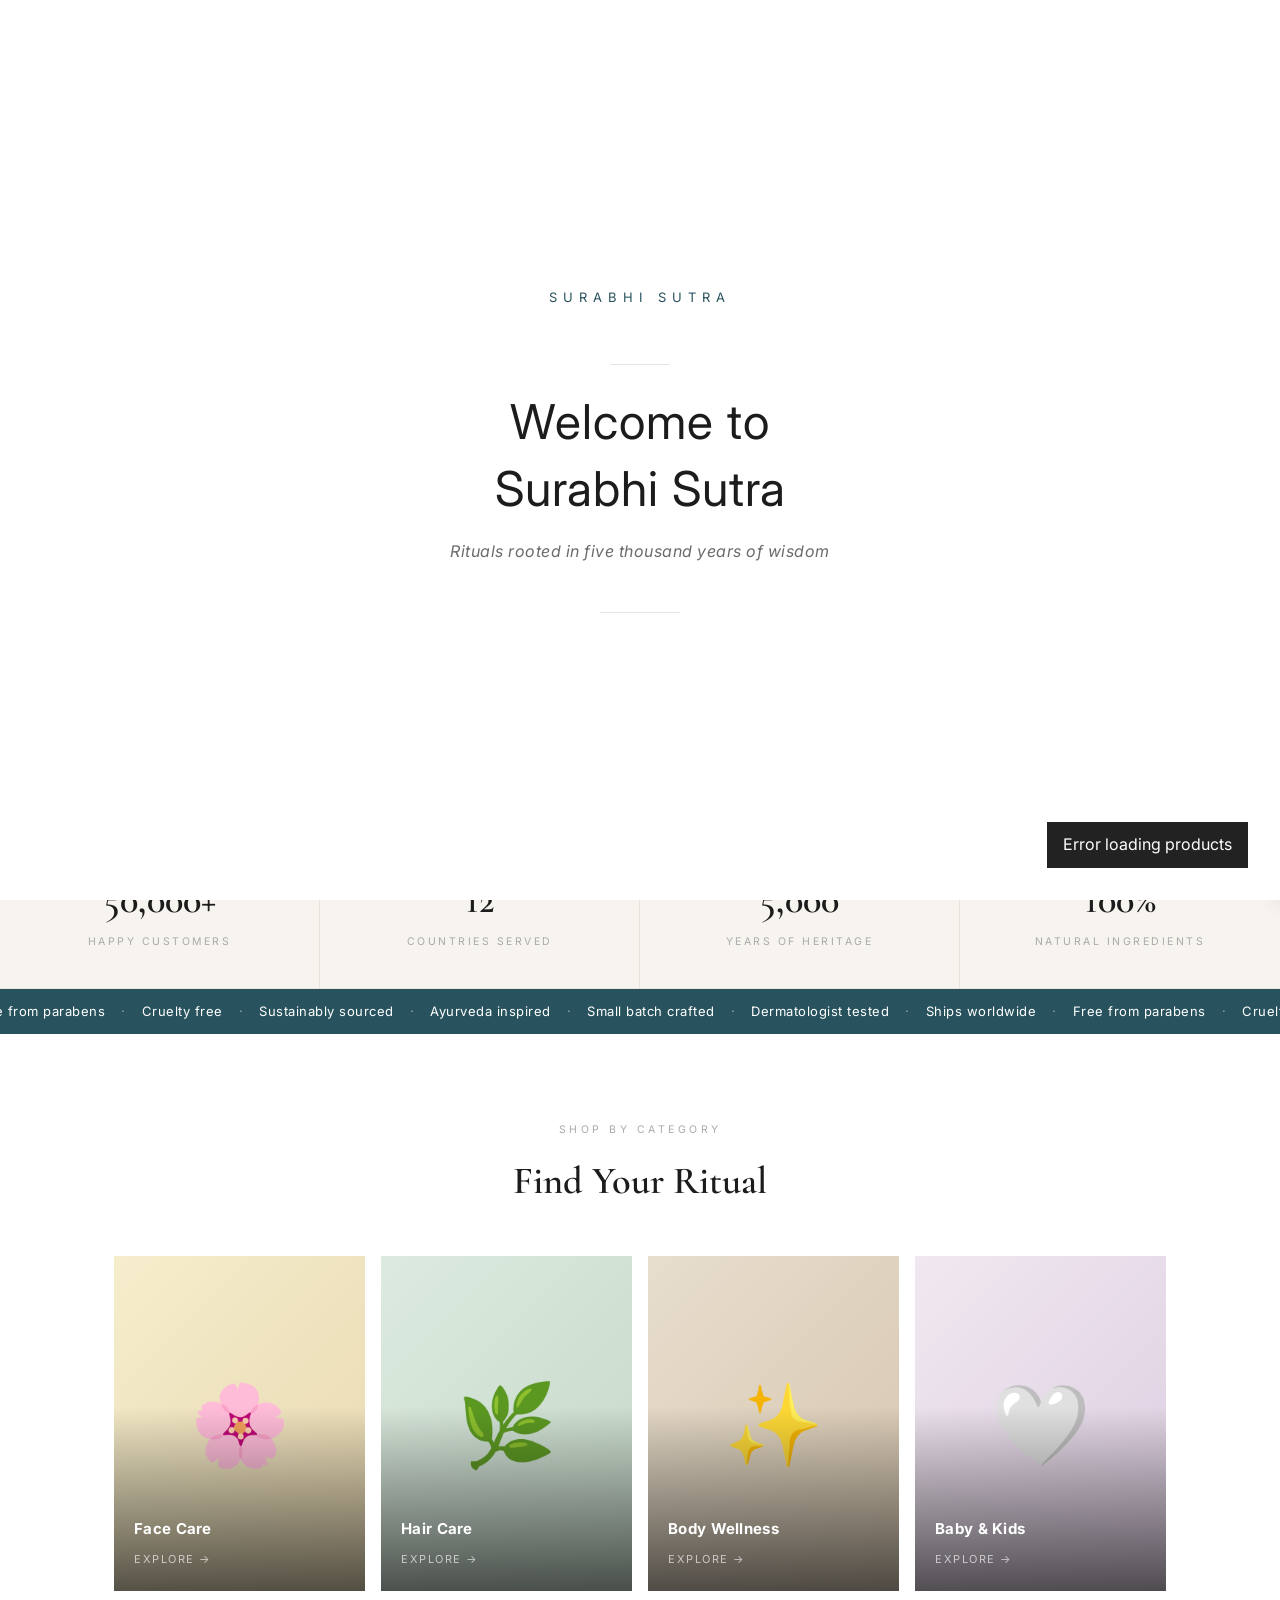
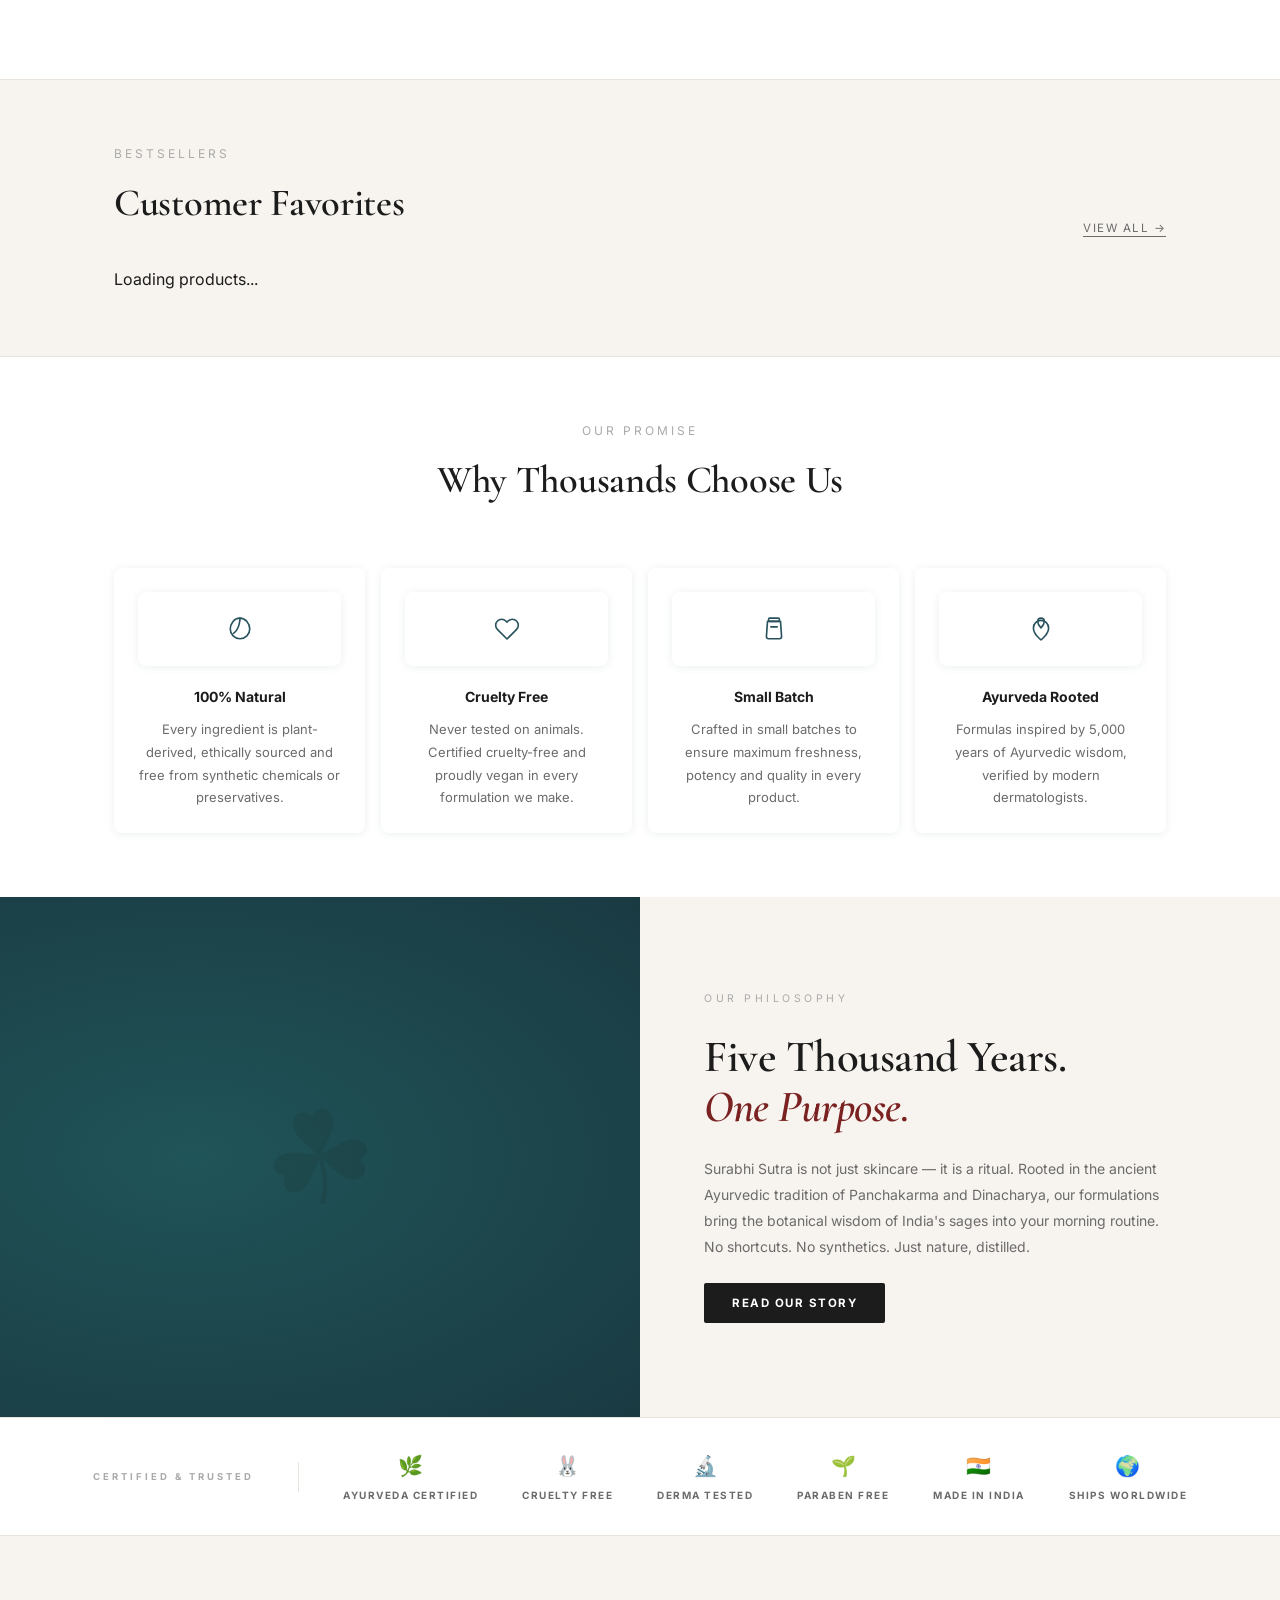
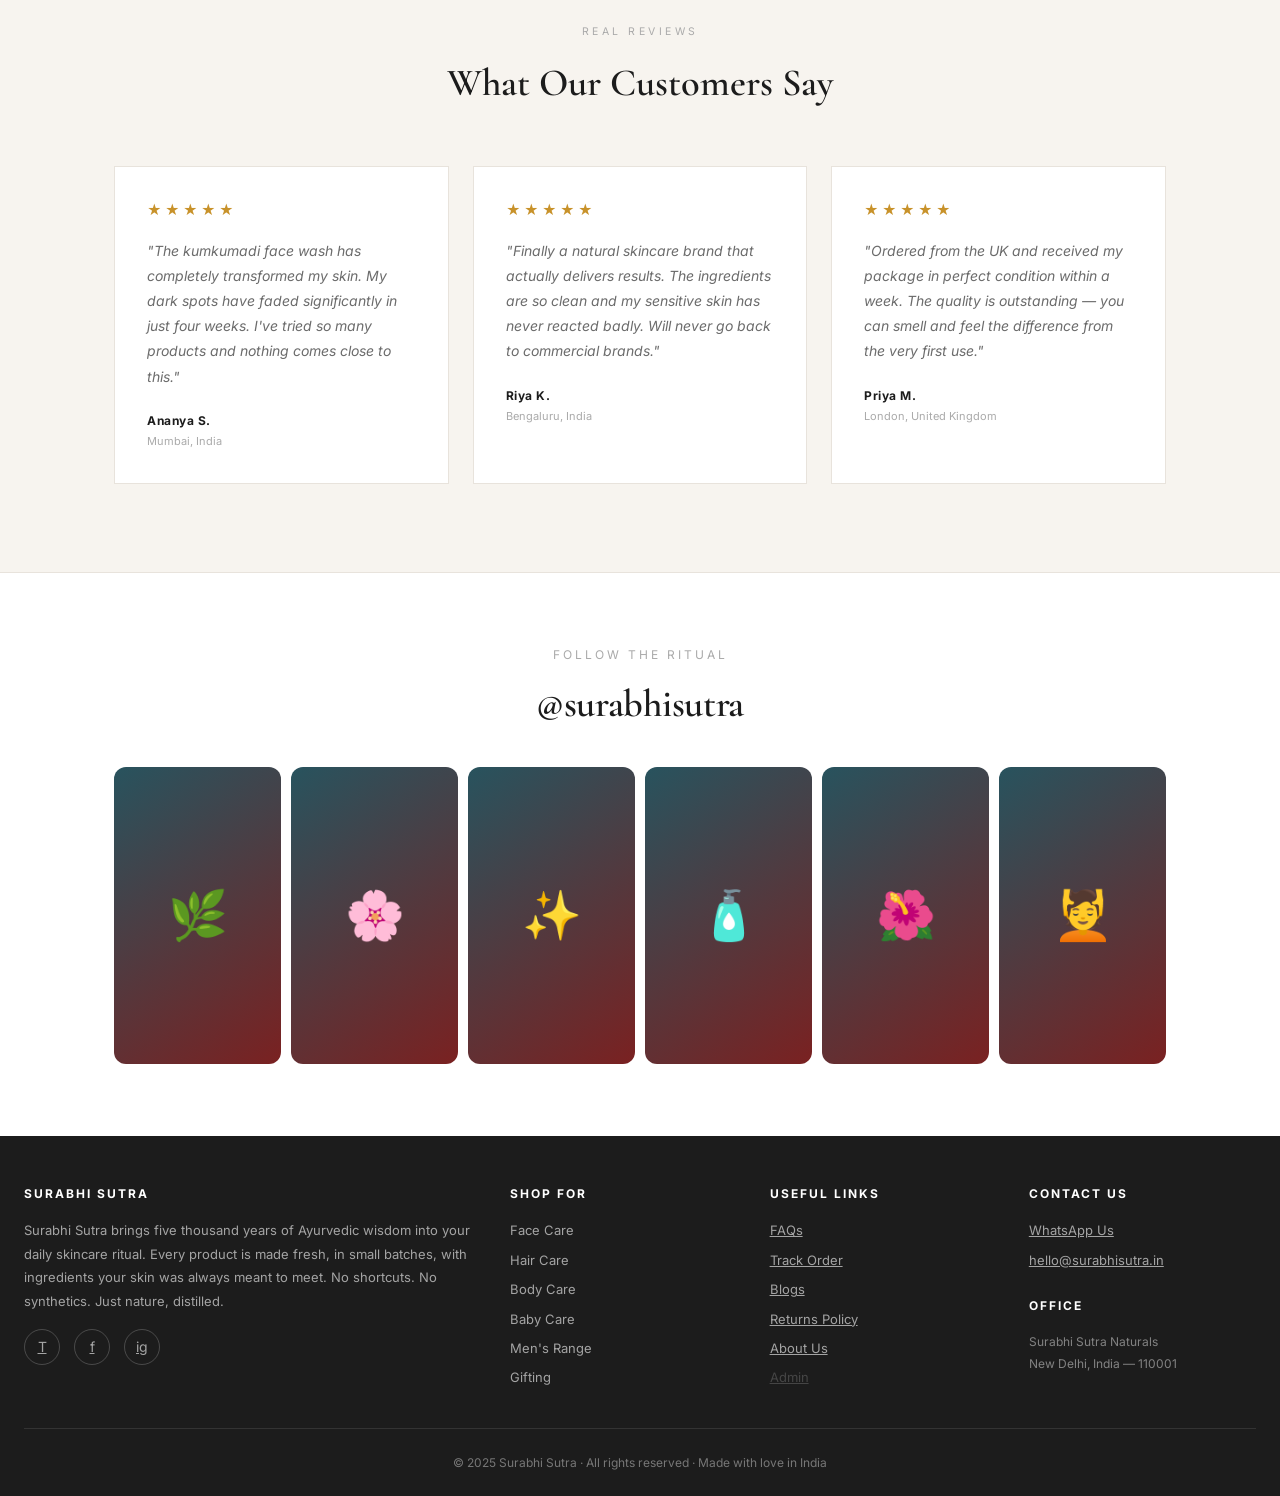
<file: index.html>
<!DOCTYPE html>
<html lang="en">
<head>
  <meta charset="UTF-8"/>
  <meta name="viewport" content="width=device-width, initial-scale=1.0"/>
  <title>Surabhi Sutra</title>
  <link rel="preconnect" href="https://fonts.googleapis.com">
  <link rel="preconnect" href="https://fonts.gstatic.com" crossorigin>
  <link href="https://fonts.googleapis.com/css2?family=Inter:wght@400;500;600;700&family=Cormorant+Garamond:ital,wght@0,400;0,600;1,400;1,600&display=swap" rel="stylesheet">
  <link rel="stylesheet" href="css/styles.css">
  <link rel="manifest" href="manifest.json">
  <meta name="theme-color" content="#3D2B1F">
</head>

<body>

<!-- ─────────────────────────────
     WELCOME SCREEN
───────────────────────────── -->
<div id="welcome-screen">
  <div class="welcome-logo">Surabhi Sutra</div>
  <div class="welcome-divider"></div>
  <h1 class="welcome-title" id="welcome-title">Welcome to<br>Surabhi Sutra</h1>
  <p class="welcome-tagline" id="welcome-tagline">Explore the Sanatan way of living</p>
  <div class="welcome-loader"></div>
</div>

<!-- ─────────────────────────────
     TOAST
───────────────────────────── -->
<div id="toast-container"></div>

<!-- ─────────────────────────────
     NAV
───────────────────────────── -->
<div class="announce-bar"><span id="announce-bar-text"></span></div>
<script>
(function(){
  try {
    var s=JSON.parse(localStorage.getItem('surabhi_announce_settings')||'{}');
    var msgs=(s.messages&&s.messages.filter(Boolean).length)?s.messages.filter(Boolean):['Sale: Buy 1 Get 1 Free + 20% Off · Free shipping above ₹339 · Cash on Delivery available'];
    var iv=Number(s.interval)||4;
    var el=document.getElementById('announce-bar-text');
    if(!el||!msgs.length)return;
    function fmt(t){var c=t.indexOf(':');return(c>0&&c<=25)?'<strong>'+t.slice(0,c)+':</strong>'+t.slice(c+1):t;}
    el.innerHTML=fmt(msgs[0]);
    if(msgs.length<2)return;
    var idx=0;
    setInterval(function(){el.classList.add('announce-fade');setTimeout(function(){idx=(idx+1)%msgs.length;el.innerHTML=fmt(msgs[idx]);el.classList.remove('announce-fade');},380);},iv*1000);
  }catch(e){}
})();
</script>

<nav>
  <div class="nav-logo" onclick="showPage('home')">SURABHI SUTRA</div>

  <ul class="nav-links">
    <li><a onclick="showPage('home')">Home</a></li>
    <li><a onclick="showPage('shop')">Shop</a></li>
    <li><a onclick="window.location.href='about.html'">About</a></li>
  </ul>

  <div class="nav-right">
    <button class="nav-icon-btn" title="Search" aria-label="Search" onclick="openSearch()">
      <svg viewBox="0 0 24 24"><circle cx="11" cy="11" r="8"/><path d="m21 21-4.35-4.35"/></svg>
    </button>
    <div class="nav-wishlist-wrap">
      <button class="nav-icon-btn" title="Wishlist" aria-label="Wishlist" onclick="openWishlistDrawer()">
        <svg viewBox="0 0 24 24"><path d="M20.84 4.61a5.5 5.5 0 0 0-7.78 0L12 5.67l-1.06-1.06a5.5 5.5 0 0 0-7.78 7.78l1.06 1.06L12 21.23l7.78-7.78 1.06-1.06a5.5 5.5 0 0 0 0-7.78z"/></svg>
      </button>
      <span class="wishlist-badge" id="wishlist-badge" style="display:none;">0</span>
    </div>
    <button class="nav-cart" onclick="openCartDrawer()">
      Cart&nbsp;(<span id="cart-count">0</span>)
    </button>
    <button class="nav-hamburger" id="nav-hamburger" onclick="toggleMobileMenu()" aria-label="Open menu">
      <span></span><span></span><span></span>
    </button>
  </div>
</nav>

<!-- MOBILE NAV OVERLAY -->
<div id="mobile-nav-overlay" class="mobile-nav-overlay">
  <button class="mobile-nav-close" onclick="toggleMobileMenu()" aria-label="Close menu">✕</button>
  <nav class="mobile-nav-list">
    <a onclick="showPage('home');toggleMobileMenu()">Home</a>
    <a onclick="showPage('shop');toggleMobileMenu()">Shop</a>
    <a onclick="window.location.href='about.html'">About</a>
    <a onclick="toggleMobileMenu();openWishlistDrawer()" style="position:relative;">
      Wishlist <span id="mobile-wishlist-count" style="display:none;background:var(--terracotta);color:#fff;font-size:11px;padding:1px 6px;border-radius:10px;margin-left:4px;vertical-align:middle;"></span>
    </a>
    <button class="btn-primary" onclick="toggleMobileMenu();openCartDrawer()">
      Cart (<span id="mobile-cart-count">0</span>)
    </button>
  </nav>
</div>


<!-- SEARCH OVERLAY -->
<div id="search-overlay" style="display:none;position:fixed;inset:0;z-index:2000;background:rgba(0,0,0,0.55);align-items:flex-start;justify-content:center;" onclick="closeSearch()">
  <div style="background:#fff;width:90%;max-width:600px;margin-top:80px;border-radius:8px;padding:1.5rem;box-shadow:0 8px 40px rgba(0,0,0,0.2);" onclick="event.stopPropagation()">
    <div style="display:flex;gap:10px;align-items:center;margin-bottom:1rem;">
      <svg viewBox="0 0 24 24" style="width:18px;height:18px;flex-shrink:0;stroke:currentColor;fill:none;stroke-width:2;color:#888;"><circle cx="11" cy="11" r="8"/><path d="m21 21-4.35-4.35"/></svg>
      <input type="text" id="search-input" placeholder="Search products…" oninput="liveSearch(this.value)" onkeydown="if(event.key==='Escape')closeSearch()" style="flex:1;border:none;outline:none;font-size:16px;font-family:inherit;"/>
      <button onclick="closeSearch()" style="background:none;border:none;font-size:20px;cursor:pointer;color:#888;line-height:1;">✕</button>
    </div>
    <div id="search-results"></div>
  </div>
</div>

<!-- ═══════════════════════════
     HOME PAGE
═══════════════════════════ -->
<div id="home" class="page active">

  <!-- HERO -->
  <section class="hero">
    <div class="hero-text">
      <p class="hero-eyebrow" id="hero-eyebrow">Ayurveda Inspired · Small Batch Crafted · Cruelty Free</p>
      <h1 class="hero-title" id="hero-title">
        Ancient Wisdom.<br><em style="font-style:italic;">Modern Skin.</em>
      </h1>
      <p class="hero-sub" id="hero-sub">
        Pure, potent formulations rooted in five thousand years of Ayurvedic tradition. Crafted with care. Delivered to your door.
      </p>
      <div style="display:flex;gap:14px;flex-wrap:wrap;margin-top:1rem;">
        <button onclick="showPage('shop')" class="btn-primary" style="margin-top:0;">Shop the Collection</button>
        <button onclick="window.location.href='about.html'" style="padding:12px 28px;background:transparent;color:var(--text-dark);border:1.5px solid var(--border);border-radius:2px;font-size:12px;font-weight:700;letter-spacing:1px;text-transform:uppercase;cursor:pointer;font-family:Inter,sans-serif;transition:.2s;">Our Story</button>
      </div>
    </div>
    <div class="hero-visual"></div>
  </section>

  <!-- STATS STRIP -->
  <div class="stats-strip">
    <div class="stats-strip-item">
      <span class="stats-strip-num">50,000+</span>
      <span class="stats-strip-label">Happy Customers</span>
    </div>
    <div class="stats-strip-item">
      <span class="stats-strip-num">12</span>
      <span class="stats-strip-label">Countries Served</span>
    </div>
    <div class="stats-strip-item">
      <span class="stats-strip-num">5,000</span>
      <span class="stats-strip-label">Years of Heritage</span>
    </div>
    <div class="stats-strip-item">
      <span class="stats-strip-num">100%</span>
      <span class="stats-strip-label">Natural Ingredients</span>
    </div>
  </div>

  <!-- MARQUEE BAR -->
  <div class="marquee-bar">
    <div class="marquee-track" id="marquee-track">
      <span>Free from parabens</span><span class="marquee-dot">·</span>
      <span>Cruelty free</span><span class="marquee-dot">·</span>
      <span>Sustainably sourced</span><span class="marquee-dot">·</span>
      <span>Ayurveda inspired</span><span class="marquee-dot">·</span>
      <span>Small batch crafted</span><span class="marquee-dot">·</span>
      <span>Dermatologist tested</span><span class="marquee-dot">·</span>
      <span>Ships worldwide</span><span class="marquee-dot">·</span>
      <span>Free from parabens</span><span class="marquee-dot">·</span>
      <span>Cruelty free</span><span class="marquee-dot">·</span>
      <span>Sustainably sourced</span><span class="marquee-dot">·</span>
      <span>Ayurveda inspired</span><span class="marquee-dot">·</span>
      <span>Small batch crafted</span><span class="marquee-dot">·</span>
      <span>Dermatologist tested</span><span class="marquee-dot">·</span>
      <span>Ships worldwide</span><span class="marquee-dot">·</span>
    </div>
  </div>

  <!-- CATEGORY TILES -->
  <section class="cats-section">
    <div class="container">
      <div class="cats-head">
        <p class="cats-eyebrow" id="cats-eyebrow">Shop by Category</p>
        <h2 class="cats-title" id="cats-title">Find Your Ritual</h2>
      </div>
      <div class="cats-grid" id="cats-grid">
        <div class="cat-tile" onclick="showPage('shop')">
          <div class="cat-tile-bg" style="background:linear-gradient(135deg,#f5edcc,#e8d8b0);">🌸</div>
          <div class="cat-tile-overlay"></div>
          <div class="cat-tile-label"><span class="cat-tile-name">Face Care</span><span class="cat-tile-sub">Explore →</span></div>
        </div>
        <div class="cat-tile" onclick="showPage('shop')">
          <div class="cat-tile-bg" style="background:linear-gradient(135deg,#dceadf,#c4d8c8);">🌿</div>
          <div class="cat-tile-overlay"></div>
          <div class="cat-tile-label"><span class="cat-tile-name">Hair Care</span><span class="cat-tile-sub">Explore →</span></div>
        </div>
        <div class="cat-tile" onclick="showPage('shop')">
          <div class="cat-tile-bg" style="background:linear-gradient(135deg,#e8dece,#d4c4ac);">✨</div>
          <div class="cat-tile-overlay"></div>
          <div class="cat-tile-label"><span class="cat-tile-name">Body Wellness</span><span class="cat-tile-sub">Explore →</span></div>
        </div>
        <div class="cat-tile" onclick="showPage('shop')">
          <div class="cat-tile-bg" style="background:linear-gradient(135deg,#f0e8f0,#dccce0);">🤍</div>
          <div class="cat-tile-overlay"></div>
          <div class="cat-tile-label"><span class="cat-tile-name">Baby &amp; Kids</span><span class="cat-tile-sub">Explore →</span></div>
        </div>
      </div>
    </div>
  </section>

  <!-- BESTSELLERS -->
  <section class="section" style="background:var(--surface);border-top:1px solid var(--border);">
    <div class="container">
      <div style="display:flex;align-items:flex-end;justify-content:space-between;margin-bottom:2rem;gap:16px;">
        <div>
          <p class="section-label" id="bestsellers-label">Bestsellers</p>
          <h2 class="section-title" style="margin-bottom:0;" id="bestsellers-title">Customer Favorites</h2>
        </div>
        <button onclick="showPage('shop')" style="font-size:11.5px;letter-spacing:1.5px;text-transform:uppercase;color:var(--text-mid);text-decoration:underline;text-underline-offset:4px;background:none;border:none;cursor:pointer;white-space:nowrap;font-family:Inter,sans-serif;">View All →</button>
      </div>
      <div id="home-products" class="products-grid">
        <p class="loading-text">Loading products...</p>
      </div>
    </div>
  </section>

  <!-- OUR PROMISE -->
  <section class="section values-section" style="background:var(--cream);border-top:1px solid var(--border);">
    <div class="container">
      <div style="text-align:center;margin-bottom:56px;">
        <p class="section-label" id="promise-label">Our Promise</p>
        <h2 class="section-title" style="margin-bottom:0;" id="promise-title">Why Thousands Choose Us</h2>
      </div>
      <div class="values-grid" id="promise-cards">
        <div class="value-card">
          <div class="value-icon">
            <svg viewBox="0 0 24 24" xmlns="http://www.w3.org/2000/svg">
              <path d="M12 2C6 2 3 8 3 12c0 5 4 9 9 9s9-4 9-9C21 7 17 2 12 2z"/>
              <path d="M12 2c0 0 0 10-6 14"/>
            </svg>
          </div>
          <h4 class="value-title">100% Natural</h4>
          <p class="value-desc">Every ingredient is plant-derived, ethically sourced and free from synthetic chemicals or preservatives.</p>
        </div>
        <div class="value-card">
          <div class="value-icon">
            <svg viewBox="0 0 24 24" xmlns="http://www.w3.org/2000/svg">
              <path d="M20.84 4.61a5.5 5.5 0 0 0-7.78 0L12 5.67l-1.06-1.06a5.5 5.5 0 0 0-7.78 7.78l1.06 1.06L12 21.23l7.78-7.78 1.06-1.06a5.5 5.5 0 0 0 0-7.78z"/>
            </svg>
          </div>
          <h4 class="value-title">Cruelty Free</h4>
          <p class="value-desc">Never tested on animals. Certified cruelty-free and proudly vegan in every formulation we make.</p>
        </div>
        <div class="value-card">
          <div class="value-icon">
            <svg viewBox="0 0 24 24" xmlns="http://www.w3.org/2000/svg">
              <rect x="7" y="2" width="10" height="3" rx="1"/>
              <path d="M6 5h12l1 14a2 2 0 0 1-2 2H7a2 2 0 0 1-2-2L6 5z"/>
              <line x1="9" y1="10" x2="15" y2="10"/>
            </svg>
          </div>
          <h4 class="value-title">Small Batch</h4>
          <p class="value-desc">Crafted in small batches to ensure maximum freshness, potency and quality in every product.</p>
        </div>
        <div class="value-card">
          <div class="value-icon">
            <svg viewBox="0 0 24 24" xmlns="http://www.w3.org/2000/svg">
              <path d="M12 22c0 0-7-5-7-11a7 7 0 0 1 14 0c0 6-7 11-7 11z"/>
              <path d="M12 11c0 0-3-3-3-6a3 3 0 0 1 6 0c0 3-3 6-3 6z"/>
            </svg>
          </div>
          <h4 class="value-title">Ayurveda Rooted</h4>
          <p class="value-desc">Formulas inspired by 5,000 years of Ayurvedic wisdom, verified by modern dermatologists.</p>
        </div>
      </div>
    </div>
  </section>

  <!-- EDITORIAL -->
  <section class="editorial-section">
    <div class="editorial-panel" id="editorial-panel">
      <div class="editorial-panel-icon" id="editorial-icon">☘️</div>
    </div>
    <div class="editorial-content">
      <p class="editorial-eyebrow" id="phil-eyebrow">Our Philosophy</p>
      <h2 class="editorial-heading" id="phil-heading">Five Thousand Years.<br><em>One Purpose.</em></h2>
      <p class="editorial-body" id="phil-body">Surabhi Sutra is not just skincare — it is a ritual. Rooted in the ancient Ayurvedic tradition of Panchakarma and Dinacharya, our formulations bring the botanical wisdom of India's sages into your morning routine. No shortcuts. No synthetics. Just nature, distilled.</p>
      <button class="editorial-btn" id="phil-btn" onclick="window.location.href='about.html'">Read Our Story</button>
    </div>
  </section>

  <!-- CERTIFICATIONS -->
  <div class="certs-strip">
    <div class="certs-inner">
      <p class="certs-label">Certified &amp; Trusted</p>
      <div class="certs-sep"></div>
      <div class="cert-item"><span class="cert-icon">🌿</span><span class="cert-name">Ayurveda Certified</span></div>
      <div class="cert-item"><span class="cert-icon">🐰</span><span class="cert-name">Cruelty Free</span></div>
      <div class="cert-item"><span class="cert-icon">🔬</span><span class="cert-name">Derma Tested</span></div>
      <div class="cert-item"><span class="cert-icon">🌱</span><span class="cert-name">Paraben Free</span></div>
      <div class="cert-item"><span class="cert-icon">🇮🇳</span><span class="cert-name">Made in India</span></div>
      <div class="cert-item"><span class="cert-icon">🌍</span><span class="cert-name">Ships Worldwide</span></div>
    </div>
  </div>

  <!-- TESTIMONIALS -->
  <section class="testimonials-section">
    <div class="container">
      <div class="testimonials-head">
        <p class="testimonials-eyebrow">Real Reviews</p>
        <h2 class="testimonials-title">What Our Customers Say</h2>
      </div>
      <div class="testimonials-grid">
        <div class="testimonial-card">
          <div class="testimonial-stars">★★★★★</div>
          <p class="testimonial-text">"The kumkumadi face wash has completely transformed my skin. My dark spots have faded significantly in just four weeks. I've tried so many products and nothing comes close to this."</p>
          <div class="testimonial-author">Ananya S.</div>
          <div class="testimonial-location">Mumbai, India</div>
        </div>
        <div class="testimonial-card">
          <div class="testimonial-stars">★★★★★</div>
          <p class="testimonial-text">"Finally a natural skincare brand that actually delivers results. The ingredients are so clean and my sensitive skin has never reacted badly. Will never go back to commercial brands."</p>
          <div class="testimonial-author">Riya K.</div>
          <div class="testimonial-location">Bengaluru, India</div>
        </div>
        <div class="testimonial-card">
          <div class="testimonial-stars">★★★★★</div>
          <p class="testimonial-text">"Ordered from the UK and received my package in perfect condition within a week. The quality is outstanding — you can smell and feel the difference from the very first use."</p>
          <div class="testimonial-author">Priya M.</div>
          <div class="testimonial-location">London, United Kingdom</div>
        </div>
      </div>
    </div>
  </section>


</div><!-- end #home -->


<!-- ═══════════════════════════
     SHOP PAGE
═══════════════════════════ -->
<div id="shop" class="page">
  <section class="section">
    <div class="container">
      <p class="section-label">THE COLLECTION</p>
      <h2 class="section-title">Discover your ritual</h2>

      <div class="shop-search-wrap">
        <svg class="shop-search-icon" viewBox="0 0 24 24"><circle cx="11" cy="11" r="8"/><path d="m21 21-4.35-4.35"/></svg>
        <input type="text" id="shop-search" class="shop-search-input" placeholder="Search products..." oninput="filterShop(this.value)">
      </div>

      <div id="shop-products" class="products-grid">
        <p class="loading-text">Loading products...</p>
      </div>
    </div>
  </section>
</div>


<!-- ═══════════════════════════
     PRODUCT PAGE
═══════════════════════════ -->
<div id="product" class="page">
  <section class="section">
    <div class="container">

      <div class="back-link" onclick="showPage('shop')">
        ← Back to Shop
      </div>

      <!-- Two-column product layout — rendered by JS into this wrapper -->
      <div id="product-content"></div>

      <!-- RELATED PRODUCTS -->
      <div class="section">
        <p class="section-label">COMPLETE YOUR RITUAL</p>
        <h2 class="section-title">Explore complementary botanicals</h2>
        <div id="related-products" class="products-grid"></div>
      </div>

    </div>
  </section>
</div><!-- end #product -->


<!-- ═══════════════════════════
     CART PAGE
═══════════════════════════ -->
<div id="cart" class="page">
  <section class="section">
    <div class="container">
      <p class="section-label">YOUR RITUAL</p>
      <h2 class="section-title">Review your selections</h2>
      <div id="cart-content"></div>
    </div>
  </section>
</div>


<!-- ═══════════════════════════
     CHECKOUT PAGE
═══════════════════════════ -->
<div id="checkout" class="page">
  <section class="section">
    <div class="container">
      <p class="section-label">FINALIZE</p>
      <h2 class="section-title">Complete your ritual</h2>

      <div id="checkout-alert"></div>

      <div class="checkout-form" id="checkout-form-wrap">
        <div class="form-group">
          <label>Full Name</label>
          <input type="text" id="co-name" placeholder="e.g. Priya Sharma" required/>
        </div>
        <div class="form-group">
          <label>Email Address</label>
          <input type="email" id="co-email" placeholder="priya@example.com" required/>
        </div>
        <div class="form-group">
          <label>Phone Number</label>
          <input type="tel" id="co-phone" placeholder="+91 98765 43210" required/>
        </div>
        <div class="form-group">
          <label>Delivery Address</label>
          <textarea id="co-address" placeholder="Full address with PIN code" required></textarea>
        </div>

        <div class="checkout-order-summary" id="checkout-summary"></div>

        <div class="promo-row">
          <input type="text" id="co-promo" placeholder="Promo code" style="text-transform:uppercase;" onkeydown="if(event.key==='Enter')applyPromo()"/>
          <button id="apply-promo-btn" onclick="applyPromo()" class="promo-apply-btn">Apply</button>
        </div>
        <div id="promo-msg" style="font-size:13px;margin-bottom:0.75rem;min-height:1.2em;"></div>

        <button class="btn-primary" id="place-order-btn" onclick="placeOrder()">
          Place Order
        </button>
      </div>

      <!-- Confirmation — shown after successful order -->
      <div id="order-confirmation" style="display:none;" class="order-confirmation">
        <div class="confirmation-icon">✓</div>
        <h3>Ritual Complete</h3>
        <p id="confirmation-msg">Thank you. Your journey with Surabhi Sutra begins now.</p>
        <button class="btn-primary" onclick="showPage('shop')" style="margin-top:1.5rem;">
          Continue Shopping
        </button>
      </div>

    </div>
  </section>
</div><!-- end #checkout -->

<!-- FOLLOW THE RITUAL -->
<section id="ritual-section" style="padding:72px 0;background:var(--cream);border-top:1px solid var(--border);">
  <div class="container">
    <div style="text-align:center;margin-bottom:2rem;">
      <p class="section-label">Follow the Ritual</p>
      <h2 class="section-title" style="margin-bottom:0;">@surabhisutra</h2>
    </div>
    <div class="ritual-grid" id="ritual-grid"></div>
  </div>
</section>

<!-- ═══════════════════════════
     FOOTER
═══════════════════════════ -->
<footer class="site-footer">
  <div class="site-footer-inner">
    <div class="site-footer-brand">
      <h4>Surabhi Sutra</h4>
      <p id="footer-brand-desc"></p>
      <div class="site-footer-socials" id="footer-socials"></div>
    </div>
    <div>
      <h4>Shop For</h4>
      <ul>
        <li><a onclick="showPage('shop')">Face Care</a></li>
        <li><a onclick="showPage('shop')">Hair Care</a></li>
        <li><a onclick="showPage('shop')">Body Care</a></li>
        <li><a onclick="showPage('shop')">Baby Care</a></li>
        <li><a onclick="showPage('shop')">Men's Range</a></li>
        <li><a onclick="showPage('shop')">Gifting</a></li>
      </ul>
    </div>
    <div>
      <h4>Useful Links</h4>
      <ul>
        <li><a href="about.html#faq">FAQs</a></li>
        <li><a href="#">Track Order</a></li>
        <li><a href="#">Blogs</a></li>
        <li><a href="returns.html">Returns Policy</a></li>
        <li><a href="about.html">About Us</a></li>
        <li><a href="admin.html" style="opacity:.3;">Admin</a></li>
      </ul>
    </div>
    <div>
      <h4>Contact Us</h4>
      <ul id="footer-contact-list"></ul>
      <div id="footer-office-block"></div>
    </div>
  </div>
  <div class="site-footer-bottom" id="footer-copyright"></div>
</footer>
<script src="js/footer.js"></script>
<script>renderFooter(); initAnnounceBar();</script>


<!-- WISHLIST DRAWER -->
<div class="wishlist-overlay" id="wishlist-overlay" onclick="closeWishlistDrawer()"></div>
<div class="wishlist-drawer" id="wishlist-drawer">
  <div class="wishlist-drawer-head">
    <span>Wishlist (<span id="wishlist-count">0</span>)</span>
    <button class="wishlist-close" onclick="closeWishlistDrawer()" aria-label="Close">&#x2715;</button>
  </div>
  <div class="wishlist-body" id="wishlist-body"></div>
</div>

<!-- MAIN CART DRAWER -->
<div id="main-cart-overlay" class="main-cart-overlay" onclick="closeCartDrawer()"></div>
<div id="main-cart-drawer" class="main-cart-drawer">
  <div class="main-cart-panel">
    <div class="main-cart-head">
      <span>Cart (<span id="main-cart-count">0</span>)</span>
      <button class="main-cart-close" onclick="closeCartDrawer()" aria-label="Close">&#x2715;</button>
    </div>
    <div class="main-cart-body" id="main-cart-body"></div>
    <div class="main-cart-foot" id="main-cart-foot"></div>
  </div>
</div>

<!-- ─────────────────────────────
     JS
───────────────────────────── -->
<!-- Back to Top -->
<button class="back-to-top" id="back-to-top" onclick="window.scrollTo({top:0,behavior:'smooth'})" aria-label="Back to top">&#8593;</button>

<script src="js/app.js"></script>

<!-- WhatsApp floating button -->
<a id="wa-float-btn" class="wa-float" href="#" target="_blank" rel="noopener" aria-label="Chat on WhatsApp" title="Chat on WhatsApp">
  <svg viewBox="0 0 24 24" xmlns="http://www.w3.org/2000/svg"><path d="M17.472 14.382c-.297-.149-1.758-.867-2.03-.967-.273-.099-.471-.148-.67.15-.197.297-.767.966-.94 1.164-.173.199-.347.223-.644.075-.297-.15-1.255-.463-2.39-1.475-.883-.788-1.48-1.761-1.653-2.059-.173-.297-.018-.458.13-.606.134-.133.298-.347.446-.52.149-.174.198-.298.298-.497.099-.198.05-.371-.025-.52-.075-.149-.669-1.612-.916-2.207-.242-.579-.487-.5-.669-.51-.173-.008-.371-.01-.57-.01-.198 0-.52.074-.792.372-.272.297-1.04 1.016-1.04 2.479 0 1.462 1.065 2.875 1.213 3.074.149.198 2.096 3.2 5.077 4.487.709.306 1.262.489 1.694.625.712.227 1.36.195 1.871.118.571-.085 1.758-.719 2.006-1.413.248-.694.248-1.289.173-1.413-.074-.124-.272-.198-.57-.347m-5.421 7.403h-.004a9.87 9.87 0 0 1-5.031-1.378l-.361-.214-3.741.982.998-3.648-.235-.374a9.86 9.86 0 0 1-1.51-5.26c.001-5.45 4.436-9.884 9.888-9.884 2.64 0 5.122 1.03 6.988 2.898a9.825 9.825 0 0 1 2.893 6.994c-.003 5.45-4.437 9.884-9.885 9.884m8.413-18.297A11.815 11.815 0 0 0 12.05 0C5.495 0 .16 5.335.157 11.892c0 2.096.547 4.142 1.588 5.945L.057 24l6.305-1.654a11.882 11.882 0 0 0 5.683 1.448h.005c6.554 0 11.89-5.335 11.893-11.893a11.821 11.821 0 0 0-3.48-8.413z"/></svg>
</a>
<script>
(function(){
  try{
    var s=JSON.parse(localStorage.getItem('surabhi_site_content')||'{}');
    var num=(s.whatsappPhone||'').replace(/\D/g,'');
    if(num){
      var btn=document.getElementById('wa-float-btn');
      if(btn) btn.href='https://wa.me/'+num;
    }
  }catch(e){}
  if('serviceWorker' in navigator){
    navigator.serviceWorker.register('sw.js').then(reg => {
      // If a new SW takes over an existing one, reload to get fresh files
      if(navigator.serviceWorker.controller){
        let reloading = false;
        navigator.serviceWorker.addEventListener('controllerchange', () => {
          if(!reloading){ reloading = true; window.location.reload(); }
        });
      }
    });
  }
})();
</script>

</body>
</html>
</file>
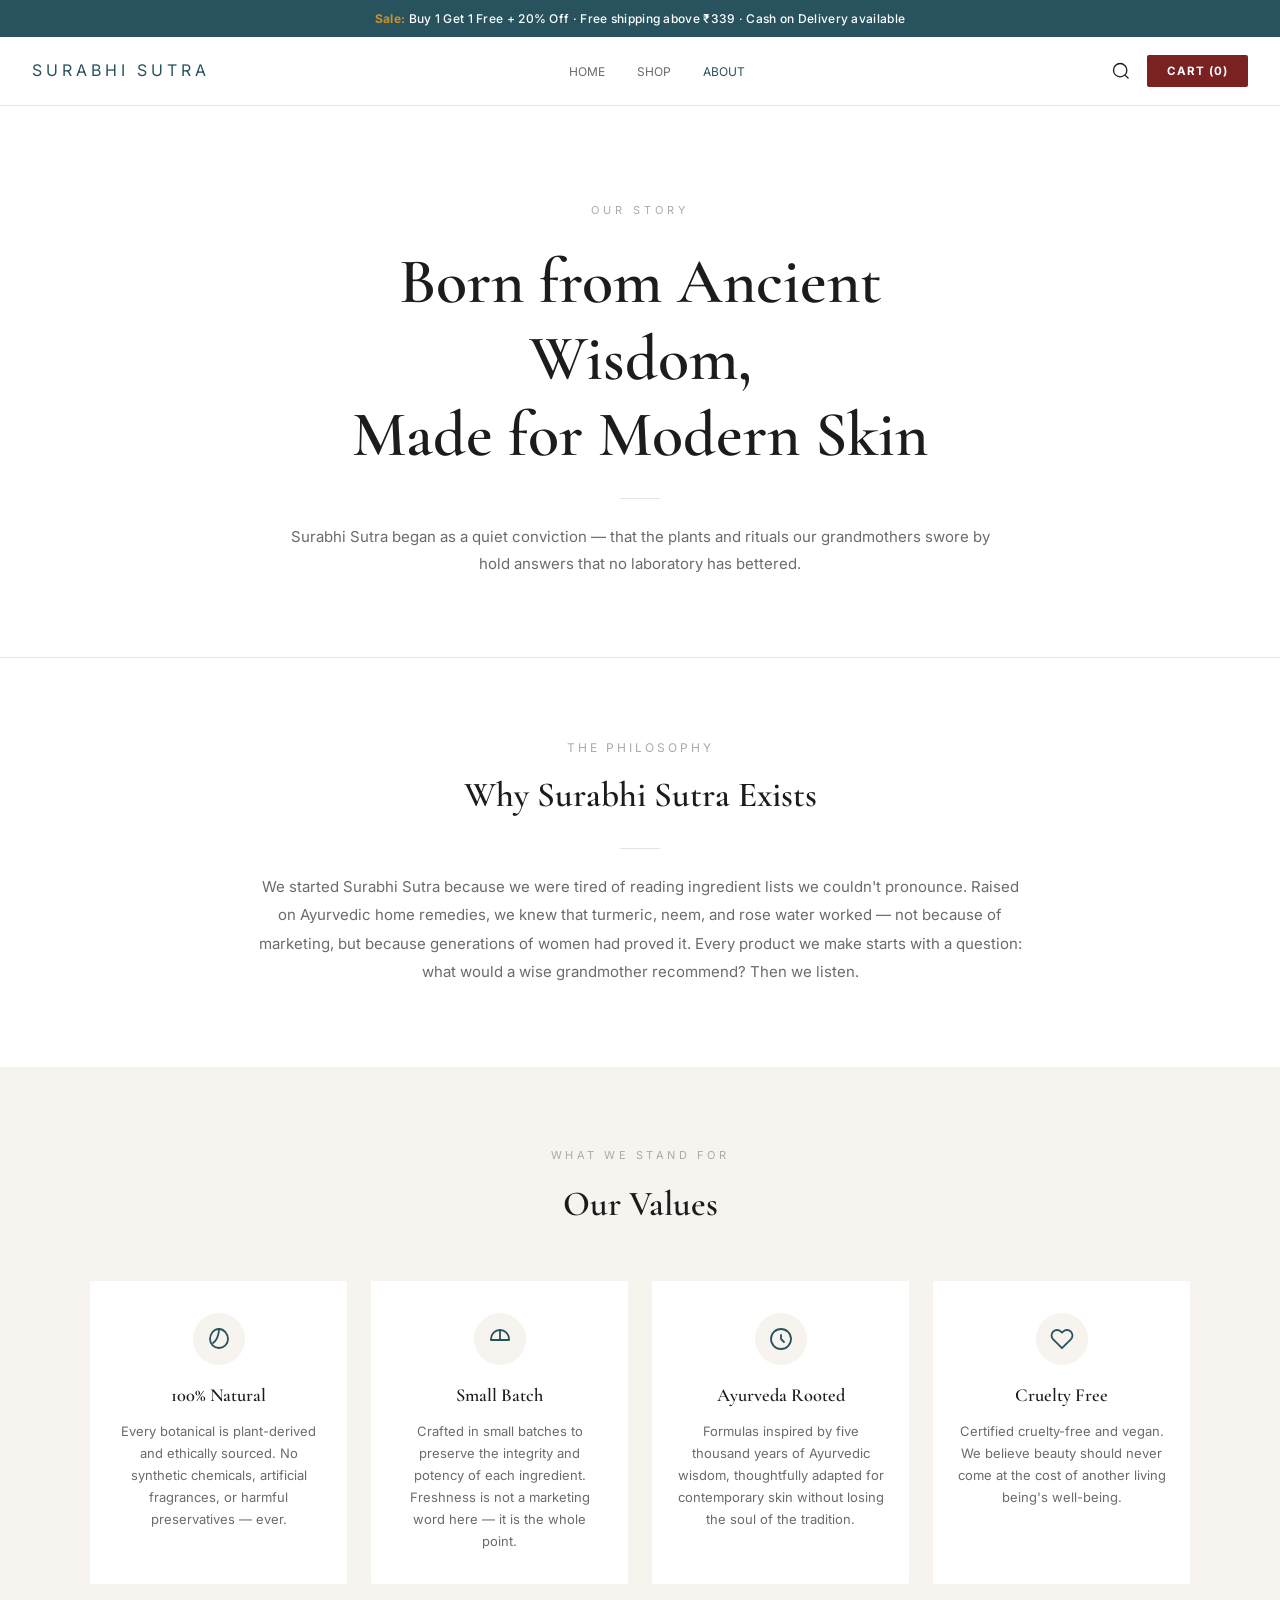
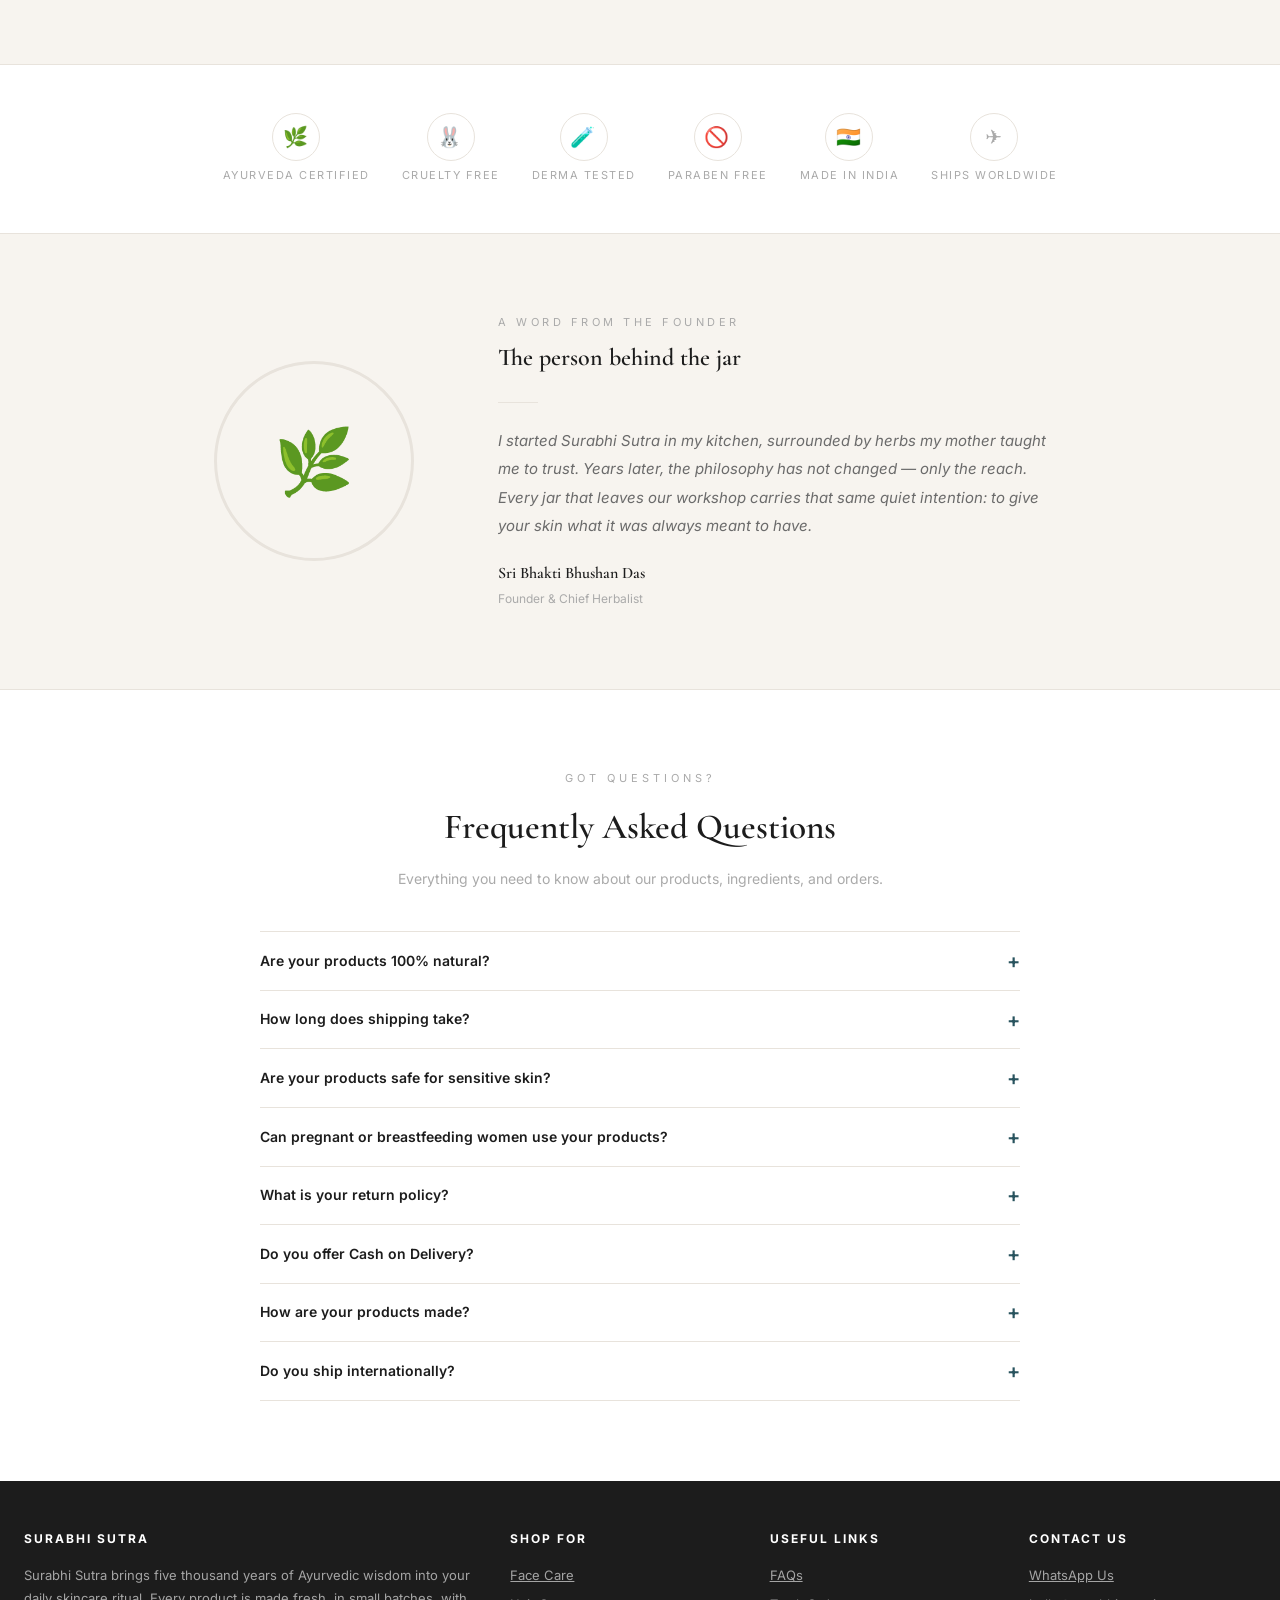
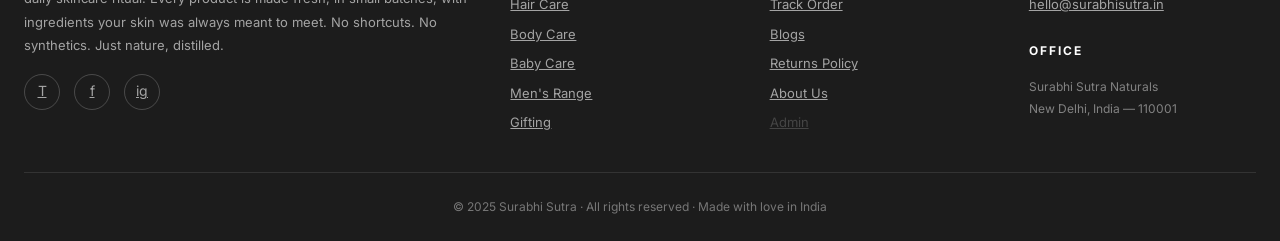
<file: about.html>
<!DOCTYPE html>
<html lang="en">
<head>
  <meta charset="UTF-8"/>
  <meta name="viewport" content="width=device-width, initial-scale=1.0"/>
  <title>About Us — Surabhi Sutra</title>
  <link rel="preconnect" href="https://fonts.googleapis.com">
  <link rel="preconnect" href="https://fonts.gstatic.com" crossorigin>
  <link href="https://fonts.googleapis.com/css2?family=Inter:wght@400;500;600;700&family=Cormorant+Garamond:ital,wght@0,400;0,600;1,400;1,600&display=swap" rel="stylesheet">
  <link rel="stylesheet" href="css/styles.css">
  <style>
    /* ── ABOUT HERO ── */
    .ab-hero{
      background:var(--cream);
      padding:6rem 1.5rem 5rem;
      text-align:center;
      border-bottom:1px solid var(--border);
    }
    .ab-hero-inner{max-width:700px;margin:auto;}
    .ab-hero-eyebrow{
      font-size:11px;letter-spacing:4px;text-transform:uppercase;
      color:var(--text-light);margin-bottom:1.5rem;
      font-family:'Inter',system-ui,sans-serif;
    }
    .ab-hero-heading{
      font-family:'Cormorant Garamond',Georgia,serif;
      font-size:clamp(2.4rem,5vw,4rem);
      font-weight:600;color:var(--text-dark);
      line-height:1.2;margin-bottom:1.5rem;
      white-space:pre-line;
    }
    .ab-hero-sub{
      font-size:15px;color:var(--text-mid);
      line-height:1.8;
    }

    /* ── STORY ── */
    .ab-story{
      max-width:820px;margin:0 auto;
      padding:5rem 1.5rem;text-align:center;
    }
    .ab-story-title{
      font-family:'Cormorant Garamond',Georgia,serif;
      font-size:clamp(1.6rem,3vw,2.2rem);
      font-weight:600;color:var(--text-dark);margin-bottom:1.5rem;
    }
    .ab-story-text{
      font-size:15px;color:var(--text-mid);line-height:1.9;
    }

    /* ── DIVIDER ── */
    .ab-divider{
      width:40px;height:1px;background:var(--border);
      margin:1.5rem auto;
    }
    .ab-divider.left{margin:1.5rem 0;}

    /* ── VALUES ── */
    .ab-values{
      background:var(--beige);
      padding:5rem 1.5rem;
    }
    .ab-values-inner{max-width:1100px;margin:auto;}
    .ab-values-eyebrow{
      font-size:11px;letter-spacing:3.5px;text-transform:uppercase;
      color:var(--text-light);margin-bottom:.75rem;text-align:center;
      font-family:'Inter',system-ui,sans-serif;
    }
    .ab-values-title{
      font-family:'Cormorant Garamond',Georgia,serif;
      font-size:clamp(1.6rem,3vw,2.2rem);font-weight:600;
      color:var(--text-dark);text-align:center;margin-bottom:3rem;
    }
    .ab-values-grid{
      display:grid;grid-template-columns:repeat(4,1fr);gap:1.5rem;
    }
    @media(max-width:900px){.ab-values-grid{grid-template-columns:1fr 1fr;}}
    @media(max-width:480px){.ab-values-grid{grid-template-columns:1fr;}}
    .ab-value-card{
      background:#fff;border:none;
      border-radius:2px;padding:2rem 1.5rem;text-align:center;
    }
    .ab-value-icon{
      width:52px;height:52px;border-radius:50%;
      background:var(--beige);margin:0 auto 1rem;
      display:flex;align-items:center;justify-content:center;
    }
    .ab-value-icon svg{
      width:24px;height:24px;stroke:var(--sage);
      fill:none;stroke-width:1.8;stroke-linecap:round;stroke-linejoin:round;
    }
    .ab-value-title{
      font-family:'Cormorant Garamond',Georgia,serif;
      font-size:1.15rem;font-weight:600;color:var(--text-dark);margin-bottom:.6rem;
    }
    .ab-value-desc{font-size:13px;color:var(--text-mid);line-height:1.7;}

    /* ── FOUNDER ── */
    .ab-founder-wrap{
      max-width:900px;margin:0 auto;
      padding:5rem 1.5rem;
      display:grid;grid-template-columns:220px 1fr;gap:4rem;
      align-items:center;
    }
    @media(max-width:700px){
      .ab-founder-wrap{grid-template-columns:1fr;text-align:center;}
      .ab-founder-img-wrap{margin:0 auto;}
      .ab-divider.left{margin:1.5rem auto;}
    }
    .ab-founder-img-wrap{
      width:200px;height:200px;border-radius:50%;
      overflow:hidden;background:var(--beige);
      border:3px solid var(--border);
      display:flex;align-items:center;justify-content:center;
      font-size:4rem;flex-shrink:0;
    }
    .ab-founder-img-wrap img{width:100%;height:100%;object-fit:cover;}
    .ab-founder-eyebrow{
      font-size:11px;letter-spacing:3.5px;text-transform:uppercase;
      color:var(--text-light);margin-bottom:.5rem;
      font-family:'Inter',system-ui,sans-serif;
    }
    .ab-founder-heading{
      font-family:'Cormorant Garamond',Georgia,serif;
      font-size:1.5rem;font-weight:600;color:var(--text-dark);
      margin-bottom:1rem;
    }
    .ab-founder-note{
      font-size:15px;color:var(--text-mid);
      line-height:1.9;font-style:italic;margin-bottom:1.25rem;
    }
    .ab-founder-sig{
      font-family:'Cormorant Garamond',Georgia,serif;
      font-size:1rem;font-weight:600;color:var(--text-dark);
    }
    .ab-founder-role{font-size:12px;color:var(--text-light);margin-top:3px;}

    /* ── FAQ ── */
    .ab-faq{
      padding:5rem 1.5rem;
      border-top:1px solid var(--border);
    }
    .ab-faq-inner{max-width:760px;margin:0 auto;}
    .ab-faq-eyebrow{
      font-size:11px;letter-spacing:4px;text-transform:uppercase;
      color:var(--text-light);margin-bottom:.75rem;text-align:center;
      font-family:'Inter',system-ui,sans-serif;
    }
    .ab-faq-title{
      font-family:'Cormorant Garamond',Georgia,serif;
      font-size:clamp(1.6rem,3vw,2.2rem);font-weight:600;
      color:var(--text-dark);text-align:center;margin-bottom:.75rem;
    }
    .ab-faq-sub{
      font-size:14px;color:var(--text-light);text-align:center;
      margin-bottom:2.5rem;line-height:1.7;
    }
    .ab-faq-list{}
    .ab-faq-item{
      border-bottom:1px solid var(--border);
    }
    .ab-faq-item:first-child{border-top:1px solid var(--border);}
    .ab-faq-q{
      display:flex;justify-content:space-between;align-items:center;
      padding:1.1rem 0;cursor:pointer;gap:1rem;
      font-size:14px;font-weight:600;color:var(--text-dark);
      font-family:'Inter',system-ui,sans-serif;
      user-select:none;
    }
    .ab-faq-q:hover{color:var(--sage);}
    .ab-faq-icon{
      font-size:1.25rem;line-height:1;flex-shrink:0;
      color:var(--sage);transition:transform .25s;
    }
    .ab-faq-item.open .ab-faq-icon{transform:rotate(45deg);}
    .ab-faq-body{
      max-height:0;overflow:hidden;
      transition:max-height .3s ease,padding .3s ease;
    }
    .ab-faq-item.open .ab-faq-body{max-height:600px;}
    .ab-faq-a{
      font-size:14px;color:var(--text-mid);line-height:1.85;
      padding-bottom:1.1rem;
    }

    /* ── CERTS STRIP ── */
    .ab-certs{
      background:var(--cream);
      border-top:1px solid var(--border);
      padding:3rem 1.5rem;
    }
    .ab-certs-inner{
      max-width:900px;margin:auto;
      display:flex;justify-content:center;flex-wrap:wrap;gap:2rem;
    }
    .ab-cert-badge{
      display:flex;flex-direction:column;align-items:center;gap:6px;
      font-size:11px;letter-spacing:1.5px;text-transform:uppercase;
      color:var(--text-light);font-family:'Inter',system-ui,sans-serif;
    }
    .ab-cert-icon{
      width:48px;height:48px;border:1px solid var(--border);border-radius:50%;
      display:flex;align-items:center;justify-content:center;font-size:20px;
    }
  </style>
</head>
<body>

<!-- SEARCH OVERLAY -->
<div id="search-overlay" style="display:none;position:fixed;inset:0;z-index:10000;background:rgba(0,0,0,0.55);align-items:flex-start;justify-content:center;" onclick="closeSearch()">
  <div style="background:#fff;width:90%;max-width:600px;margin-top:80px;border-radius:8px;padding:1.5rem;box-shadow:0 8px 40px rgba(0,0,0,0.2);" onclick="event.stopPropagation()">
    <div style="display:flex;gap:10px;align-items:center;margin-bottom:1rem;">
      <svg viewBox="0 0 24 24" style="width:18px;height:18px;flex-shrink:0;stroke:currentColor;fill:none;stroke-width:2;color:#888;"><circle cx="11" cy="11" r="8"/><path d="m21 21-4.35-4.35"/></svg>
      <input type="text" id="search-input" placeholder="Search products…" oninput="liveSearch(this.value)" onkeydown="if(event.key==='Escape')closeSearch()" style="flex:1;border:none;outline:none;font-size:16px;font-family:inherit;"/>
      <button onclick="closeSearch()" style="background:none;border:none;font-size:20px;cursor:pointer;color:#888;line-height:1;">✕</button>
    </div>
    <div id="search-results"></div>
  </div>
</div>

<!-- ANNOUNCE BAR -->
<div class="announce-bar"><span id="announce-bar-text"></span></div>
<script>
(function(){
  try {
    var s=JSON.parse(localStorage.getItem('surabhi_announce_settings')||'{}');
    var msgs=(s.messages&&s.messages.filter(Boolean).length)?s.messages.filter(Boolean):['Sale: Buy 1 Get 1 Free + 20% Off · Free shipping above ₹339 · Cash on Delivery available'];
    var iv=Number(s.interval)||4;
    var el=document.getElementById('announce-bar-text');
    if(!el||!msgs.length)return;
    function fmt(t){var c=t.indexOf(':');return(c>0&&c<=25)?'<strong>'+t.slice(0,c)+':</strong>'+t.slice(c+1):t;}
    el.innerHTML=fmt(msgs[0]);
    if(msgs.length<2)return;
    var idx=0;
    setInterval(function(){el.classList.add('announce-fade');setTimeout(function(){idx=(idx+1)%msgs.length;el.innerHTML=fmt(msgs[idx]);el.classList.remove('announce-fade');},380);},iv*1000);
  }catch(e){}
})();
</script>

<!-- NAV -->
<nav>
  <div class="nav-logo" onclick="window.location.href='index.html'">SURABHI SUTRA</div>

  <ul class="nav-links">
    <li><a onclick="window.location.href='index.html'">Home</a></li>
    <li><a onclick="window.location.href='index.html?goto=shop'">Shop</a></li>
    <li><a onclick="window.location.href='about.html'" style="color:var(--sage);">About</a></li>
  </ul>

  <div class="nav-right">
    <button class="nav-icon-btn" title="Search" aria-label="Search" onclick="openSearch()">
      <svg viewBox="0 0 24 24"><circle cx="11" cy="11" r="8"/><path d="m21 21-4.35-4.35"/></svg>
    </button>
    <button class="nav-cart" onclick="window.location.href='index.html?goto=cart'">
      Cart&nbsp;(<span id="cart-count">0</span>)
    </button>
    <button class="nav-hamburger" id="nav-hamburger" onclick="document.getElementById('mobile-nav-overlay').classList.toggle('open')" aria-label="Open menu">
      <span></span><span></span><span></span>
    </button>
  </div>
</nav>

<!-- MOBILE NAV OVERLAY -->
<div id="mobile-nav-overlay" class="mobile-nav-overlay">
  <button class="mobile-nav-close" onclick="document.getElementById('mobile-nav-overlay').classList.remove('open')" aria-label="Close menu">✕</button>
  <nav class="mobile-nav-list">
    <a onclick="document.getElementById('mobile-nav-overlay').classList.remove('open');openSearch()">Search</a>
    <a onclick="window.location.href='index.html'">Home</a>
    <a onclick="window.location.href='index.html?goto=shop'">Shop</a>
    <a onclick="window.location.href='about.html'" style="color:var(--terracotta);">About</a>
    <button class="btn-primary" onclick="window.location.href='index.html?goto=cart'">
      Cart (<span id="mobile-cart-count">0</span>)
    </button>
  </nav>
</div>

<!-- HERO -->
<section class="ab-hero">
  <div class="ab-hero-inner">
    <p class="ab-hero-eyebrow" id="ab-eyebrow">Our Story</p>
    <h1 class="ab-hero-heading" id="ab-heading">Born from Ancient Wisdom,
Made for Modern Skin</h1>
    <div class="ab-divider"></div>
    <p class="ab-hero-sub" id="ab-subtext">Surabhi Sutra began as a quiet conviction — that the plants and rituals our grandmothers swore by hold answers that no laboratory has bettered.</p>
  </div>
</section>

<!-- BRAND STORY -->
<section class="ab-story">
  <p class="section-label" style="text-align:center;">THE PHILOSOPHY</p>
  <h2 class="ab-story-title" id="ab-story-title">Why Surabhi Sutra Exists</h2>
  <div class="ab-divider"></div>
  <p class="ab-story-text" id="ab-story-text">We started Surabhi Sutra because we were tired of reading ingredient lists we couldn't pronounce. Raised on Ayurvedic home remedies, we knew that turmeric, neem, and rose water worked — not because of marketing, but because generations of women had proved it. Every product we make starts with a question: what would a wise grandmother recommend? Then we listen.</p>
</section>

<!-- VALUES -->
<section class="ab-values">
  <div class="ab-values-inner">
    <p class="ab-values-eyebrow">What We Stand For</p>
    <h2 class="ab-values-title">Our Values</h2>
    <div class="ab-values-grid" id="ab-values-grid">
      <!-- filled by JS -->
    </div>
  </div>
</section>

<!-- CERTIFICATIONS STRIP -->
<section class="ab-certs">
  <div class="ab-certs-inner">
    <div class="ab-cert-badge"><div class="ab-cert-icon">🌿</div>Ayurveda Certified</div>
    <div class="ab-cert-badge"><div class="ab-cert-icon">🐰</div>Cruelty Free</div>
    <div class="ab-cert-badge"><div class="ab-cert-icon">🧪</div>Derma Tested</div>
    <div class="ab-cert-badge"><div class="ab-cert-icon">🚫</div>Paraben Free</div>
    <div class="ab-cert-badge"><div class="ab-cert-icon">🇮🇳</div>Made in India</div>
    <div class="ab-cert-badge"><div class="ab-cert-icon">✈️</div>Ships Worldwide</div>
  </div>
</section>

<!-- FOUNDER -->
<section style="background:var(--beige);border-top:1px solid var(--border);">
  <div class="ab-founder-wrap">
    <div>
      <div class="ab-founder-img-wrap" id="ab-founder-img-wrap">🌿</div>
    </div>
    <div>
      <p class="ab-founder-eyebrow">A Word from the Founder</p>
      <h3 class="ab-founder-heading">The person behind the jar</h3>
      <div class="ab-divider left"></div>
      <p class="ab-founder-note" id="ab-founder-note">I started Surabhi Sutra in my kitchen, surrounded by herbs my mother taught me to trust. Years later, the philosophy has not changed — only the reach. Every jar that leaves our workshop carries that same quiet intention: to give your skin what it was always meant to have.</p>
      <p class="ab-founder-sig" id="ab-founder-name">Sri Bhakti Bhushan Das</p>
      <p class="ab-founder-role" id="ab-founder-role">Founder &amp; Chief Herbalist</p>
    </div>
  </div>
</section>

<!-- FAQ -->
<section class="ab-faq" id="faq">
  <div class="ab-faq-inner">
    <p class="ab-faq-eyebrow">Got Questions?</p>
    <h2 class="ab-faq-title" id="ab-faq-title">Frequently Asked Questions</h2>
    <p class="ab-faq-sub" id="ab-faq-sub">Everything you need to know about our products, ingredients, and orders.</p>
    <div class="ab-faq-list" id="ab-faq-list"><!-- filled by JS --></div>
  </div>
</section>

<!-- FOOTER -->
<footer class="site-footer">
  <div class="site-footer-inner">
    <div class="site-footer-brand">
      <h4>Surabhi Sutra</h4>
      <p id="footer-brand-desc"></p>
      <div class="site-footer-socials" id="footer-socials"></div>
    </div>
    <div>
      <h4>Shop For</h4>
      <ul>
        <li><a href="index.html?goto=shop">Face Care</a></li>
        <li><a href="index.html?goto=shop">Hair Care</a></li>
        <li><a href="index.html?goto=shop">Body Care</a></li>
        <li><a href="index.html?goto=shop">Baby Care</a></li>
        <li><a href="index.html?goto=shop">Men's Range</a></li>
        <li><a href="index.html?goto=shop">Gifting</a></li>
      </ul>
    </div>
    <div>
      <h4>Useful Links</h4>
      <ul>
        <li><a href="about.html#faq">FAQs</a></li>
        <li><a href="#">Track Order</a></li>
        <li><a href="#">Blogs</a></li>
        <li><a href="returns.html">Returns Policy</a></li>
        <li><a href="about.html">About Us</a></li>
        <li><a href="admin.html" style="opacity:.3;">Admin</a></li>
      </ul>
    </div>
    <div>
      <h4>Contact Us</h4>
      <ul id="footer-contact-list"></ul>
      <div id="footer-office-block"></div>
    </div>
  </div>
  <div class="site-footer-bottom" id="footer-copyright"></div>
</footer>
<script src="js/footer.js"></script>

<script>
const VALUE_ICONS = [
  `<svg viewBox="0 0 24 24"><path d="M12 2C6 2 3 8 3 12c0 5 4 9 9 9s9-4 9-9C21 7 17 2 12 2z"/><path d="M12 2c0 0 0 10-6 14"/></svg>`,
  `<svg viewBox="0 0 24 24"><path d="M12 3a9 9 0 0 1 9 9v1H3v-1a9 9 0 0 1 9-9z"/><path d="M12 3v10"/></svg>`,
  `<svg viewBox="0 0 24 24"><circle cx="12" cy="12" r="10"/><path d="M12 8v4l3 3"/></svg>`,
  `<svg viewBox="0 0 24 24"><path d="M20.84 4.61a5.5 5.5 0 0 0-7.78 0L12 5.67l-1.06-1.06a5.5 5.5 0 0 0-7.78 7.78l1.06 1.06L12 21.23l7.78-7.78 1.06-1.06a5.5 5.5 0 0 0 0-7.78z"/></svg>`
];

const DEFAULT_FAQS = [
  { q: 'Are your products 100% natural?', a: 'Yes. Every ingredient in our formulas is plant-derived, Ayurvedic-sourced, and free from synthetic chemicals, artificial fragrances, SLS, SLES, and parabens. We publish the full INCI list on every product page.' },
  { q: 'How long does shipping take?', a: 'Delhi/NCR orders are delivered in 2–3 business days. Pan-India orders typically arrive in 4–5 business days. You will receive a tracking link via SMS/WhatsApp once your order is dispatched.' },
  { q: 'Are your products safe for sensitive skin?', a: 'Yes. Our formulas are dermatologically tested and free from harsh surfactants and synthetic irritants. We recommend a 24-hour patch test on the inner forearm before facial use — this is standard practice for any new skincare product.' },
  { q: 'Can pregnant or breastfeeding women use your products?', a: 'Our ingredient lists are clean and generally considered safe. However, as a precaution we always recommend consulting your doctor before introducing any new skincare product during pregnancy or while breastfeeding.' },
  { q: 'What is your return policy?', a: 'We accept returns on unopened, unused products within 7 days of delivery. For damaged or incorrect items, please contact us within 48 hours with a photo and we will arrange a replacement or full refund at no cost to you. See our full Returns Policy for details.' },
  { q: 'Do you offer Cash on Delivery?', a: 'Yes, COD is available across India. Please note that COD orders have a slightly longer processing time of 1 business day.' },
  { q: 'How are your products made?', a: 'All products are handcrafted in small batches at our workshop in New Delhi using whole, fresh botanicals. We do not use pre-made bases or bulk-manufactured extracts. Small-batch production means every jar reaches you at peak freshness and potency.' },
  { q: 'Do you ship internationally?', a: 'Currently we ship across India. International shipping to select countries is available — please WhatsApp us or email hello@surabhisutra.in for international order enquiries and shipping rates.' }
];

function getAboutSettings() {
  const DEFAULT = {
    eyebrow:      'Our Story',
    heading:      'Born from Ancient Wisdom,\nMade for Modern Skin',
    subtext:      'Surabhi Sutra began as a quiet conviction — that the plants and rituals our grandmothers swore by hold answers that no laboratory has bettered.',
    story_title:  'Why Surabhi Sutra Exists',
    story:        'We started Surabhi Sutra because we were tired of reading ingredient lists we couldn\'t pronounce. Raised on Ayurvedic home remedies, we knew that turmeric, neem, and rose water worked — not because of marketing, but because generations of women had proved it. Every product we make starts with a question: what would a wise grandmother recommend? Then we listen.',
    values: [
      { title: '100% Natural',    desc: 'Every botanical is plant-derived and ethically sourced. No synthetic chemicals, artificial fragrances, or harmful preservatives — ever.' },
      { title: 'Small Batch',     desc: 'Crafted in small batches to preserve the integrity and potency of each ingredient. Freshness is not a marketing word here — it is the whole point.' },
      { title: 'Ayurveda Rooted', desc: 'Formulas inspired by five thousand years of Ayurvedic wisdom, thoughtfully adapted for contemporary skin without losing the soul of the tradition.' },
      { title: 'Cruelty Free',    desc: 'Certified cruelty-free and vegan. We believe beauty should never come at the cost of another living being\'s well-being.' }
    ],
    founder_name: 'Sri Bhakti Bhushan Das',
    founder_role: 'Founder & Chief Herbalist',
    founder_note: 'I started Surabhi Sutra in my kitchen, surrounded by herbs my mother taught me to trust. Years later, the philosophy has not changed — only the reach. Every jar that leaves our workshop carries that same quiet intention: to give your skin what it was always meant to have.',
    founder_img:  '',
    faq_title:    'Frequently Asked Questions',
    faq_sub:      'Everything you need to know about our products, ingredients, and orders.',
    faqs:         DEFAULT_FAQS
  };
  try {
    const stored = JSON.parse(localStorage.getItem('surabhi_about_settings') || '{}');
    return {
      ...DEFAULT, ...stored,
      values: (stored.values?.length === 4 ? stored.values : DEFAULT.values),
      faqs:   (stored.faqs?.length ? stored.faqs : DEFAULT.faqs)
    };
  } catch { return DEFAULT; }
}

function toggleFaq(item) {
  item.classList.toggle('open');
}

function driveThumb(url) {
  const m = url.match(/\/d\/([a-zA-Z0-9_-]+)/);
  return m ? `https://drive.google.com/thumbnail?id=${m[1]}&sz=w400` : url;
}

function render() {
  const s = getAboutSettings();

  document.title = 'About Us — Surabhi Sutra';

  const set = (id, val) => { const el = document.getElementById(id); if (el) el.textContent = val; };
  set('ab-eyebrow',      s.eyebrow);
  set('ab-story-title',  s.story_title);
  set('ab-story-text',   s.story);
  set('ab-founder-note', s.founder_note);
  set('ab-founder-name', s.founder_name);
  set('ab-founder-role', s.founder_role);

  const headingEl = document.getElementById('ab-heading');
  if (headingEl) headingEl.textContent = s.heading.replace(/\\n/g, '\n');

  const subtextEl = document.getElementById('ab-subtext');
  if (subtextEl) subtextEl.textContent = s.subtext;

  const imgWrap = document.getElementById('ab-founder-img-wrap');
  if (imgWrap && s.founder_img) {
    imgWrap.innerHTML = `<img src="${driveThumb(s.founder_img)}" alt="${s.founder_name}" onerror="this.parentElement.innerHTML='🌿'">`;
  }

  const grid = document.getElementById('ab-values-grid');
  if (grid) {
    grid.innerHTML = s.values.map((v, i) => `
      <div class="ab-value-card">
        <div class="ab-value-icon">${VALUE_ICONS[i]}</div>
        <div class="ab-value-title">${v.title}</div>
        <div class="ab-value-desc">${v.desc}</div>
      </div>`).join('');
  }

  const faqTitle = document.getElementById('ab-faq-title');
  const faqSub   = document.getElementById('ab-faq-sub');
  const faqList  = document.getElementById('ab-faq-list');
  if (faqTitle) faqTitle.textContent = s.faq_title || 'Frequently Asked Questions';
  if (faqSub)   faqSub.textContent   = s.faq_sub   || '';
  if (faqList) {
    faqList.innerHTML = (s.faqs || []).map((f, i) => `
      <div class="ab-faq-item" id="faq-item-${i}">
        <div class="ab-faq-q" onclick="toggleFaq(document.getElementById('faq-item-${i}'))">
          <span>${f.q || ''}</span>
          <span class="ab-faq-icon">+</span>
        </div>
        <div class="ab-faq-body"><p class="ab-faq-a">${f.a || ''}</p></div>
      </div>`).join('');
    if (window.location.hash === '#faq') {
      document.getElementById('faq')?.scrollIntoView({ behavior: 'smooth', block: 'start' });
    }
  }

  try {
    const cart = JSON.parse(localStorage.getItem('surabhi_cart') || '[]');
    const count = cart.reduce((s, i) => s + (i.qty || 1), 0);
    ['cart-count','mobile-cart-count'].forEach(id => {
      const el = document.getElementById(id);
      if (el) el.textContent = count;
    });
  } catch {}
}

const API_URL_ABOUT = 'https://script.google.com/macros/s/AKfycbzgh7y89WugShU7-krKksV2XYZcJjVaJjc9yrhinPpxB71LbUDS7Zyn3neSiMQhC18L/exec';
const API_BACKUP_ABOUT = 'https://script.google.com/macros/s/AKfycbxXwd33kgv46EhF9Q2gxWwykC5bxnose6MhziJCOxStHFAEV5SjpxsGED8n66MWZyy4uw/exec';
let aboutProducts = [];

(async function loadAboutProducts(){
  const CACHE_KEY = 'surabhi_products_cache';
  try {
    const cached = JSON.parse(localStorage.getItem(CACHE_KEY) || 'null');
    if (cached && cached.products && cached.products.length) aboutProducts = cached.products;
  } catch {}
  try {
    const res = await fetch(API_URL_ABOUT + '?action=getProducts').then(r => r.json()).catch(async () =>
      fetch(API_BACKUP_ABOUT + '?action=getProducts').then(r => r.json())
    );
    if (res.success && res.products) {
      aboutProducts = res.products.map(p => {
        try { p.images = typeof p.images === 'string' ? JSON.parse(p.images) : p.images; } catch { p.images = p.image_url ? [p.image_url] : []; }
        return p;
      });
    }
  } catch {}
})();

function openSearch() {
  document.getElementById('search-overlay').style.display = 'flex';
  document.body.style.overflow = 'hidden';
  setTimeout(() => document.getElementById('search-input').focus(), 50);
}
function closeSearch() {
  document.getElementById('search-overlay').style.display = 'none';
  document.body.style.overflow = '';
}
function liveSearch(q) {
  const el = document.getElementById('search-results');
  if (!el) return;
  const query = (q || '').trim().toLowerCase();
  if (!query) { el.innerHTML = ''; return; }
  const hits = aboutProducts.filter(p =>
    (p.name || '').toLowerCase().includes(query) ||
    (p.category || '').toLowerCase().includes(query)
  ).slice(0, 6);
  const esc = s => String(s ?? '').replace(/&/g,'&amp;').replace(/"/g,'&quot;').replace(/'/g,'&#39;');
  el.innerHTML = hits.length
    ? hits.map(p => {
        const img = Array.isArray(p.images) ? p.images[0] : p.image_url || '';
        return `<div class="search-result-item" onclick="closeSearch();window.location.href='product-detail.html?id=${esc(p.id)}'">
          ${img ? `<img src="${img}" class="search-thumb">` : '<div class="search-thumb search-thumb-empty"></div>'}
          <div><div class="search-item-name">${p.name}</div><div class="search-item-price">₹${p.price}</div></div>
        </div>`;
      }).join('')
    : '<p class="search-empty">No products found.</p>';
}

// Load settings from server so admin changes show on all devices, then render
(async function initAbout() {
  try {
    const data = await fetch(API_URL_ABOUT + '?action=getSettings').then(r => r.json());
    if (data && data.success && data.settings) {
      Object.entries(data.settings).forEach(([k, v]) => { if (v != null) localStorage.setItem(k, v); });
    }
  } catch(e) {}
  render();
  renderFooter();
  initAnnounceBar();
})();

const _btt = document.getElementById('back-to-top');
if(_btt) window.addEventListener('scroll', ()=>{ _btt.classList.toggle('visible', window.scrollY>350); }, {passive:true});
</script>

<!-- Back to Top -->
<button class="back-to-top" id="back-to-top" onclick="window.scrollTo({top:0,behavior:'smooth'})" aria-label="Back to top">&#8593;</button>
</body>
</html>
</file>
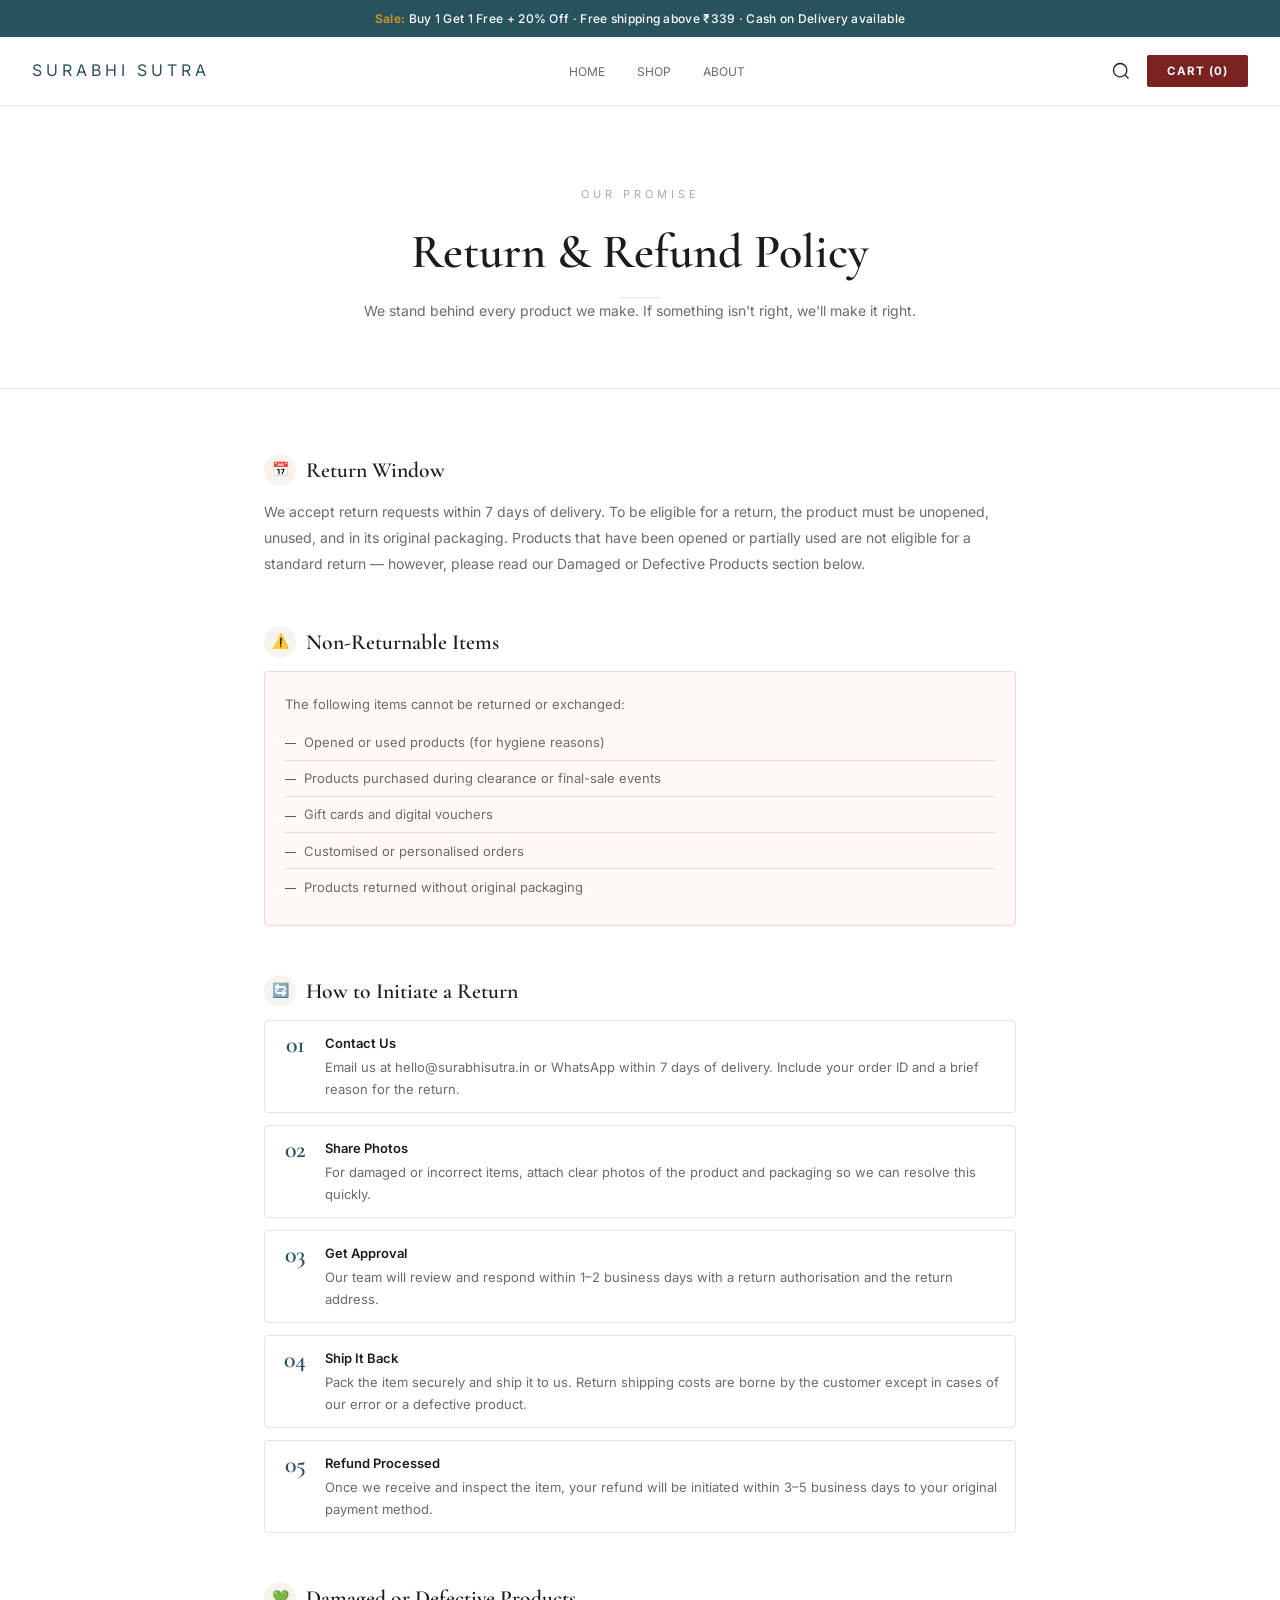
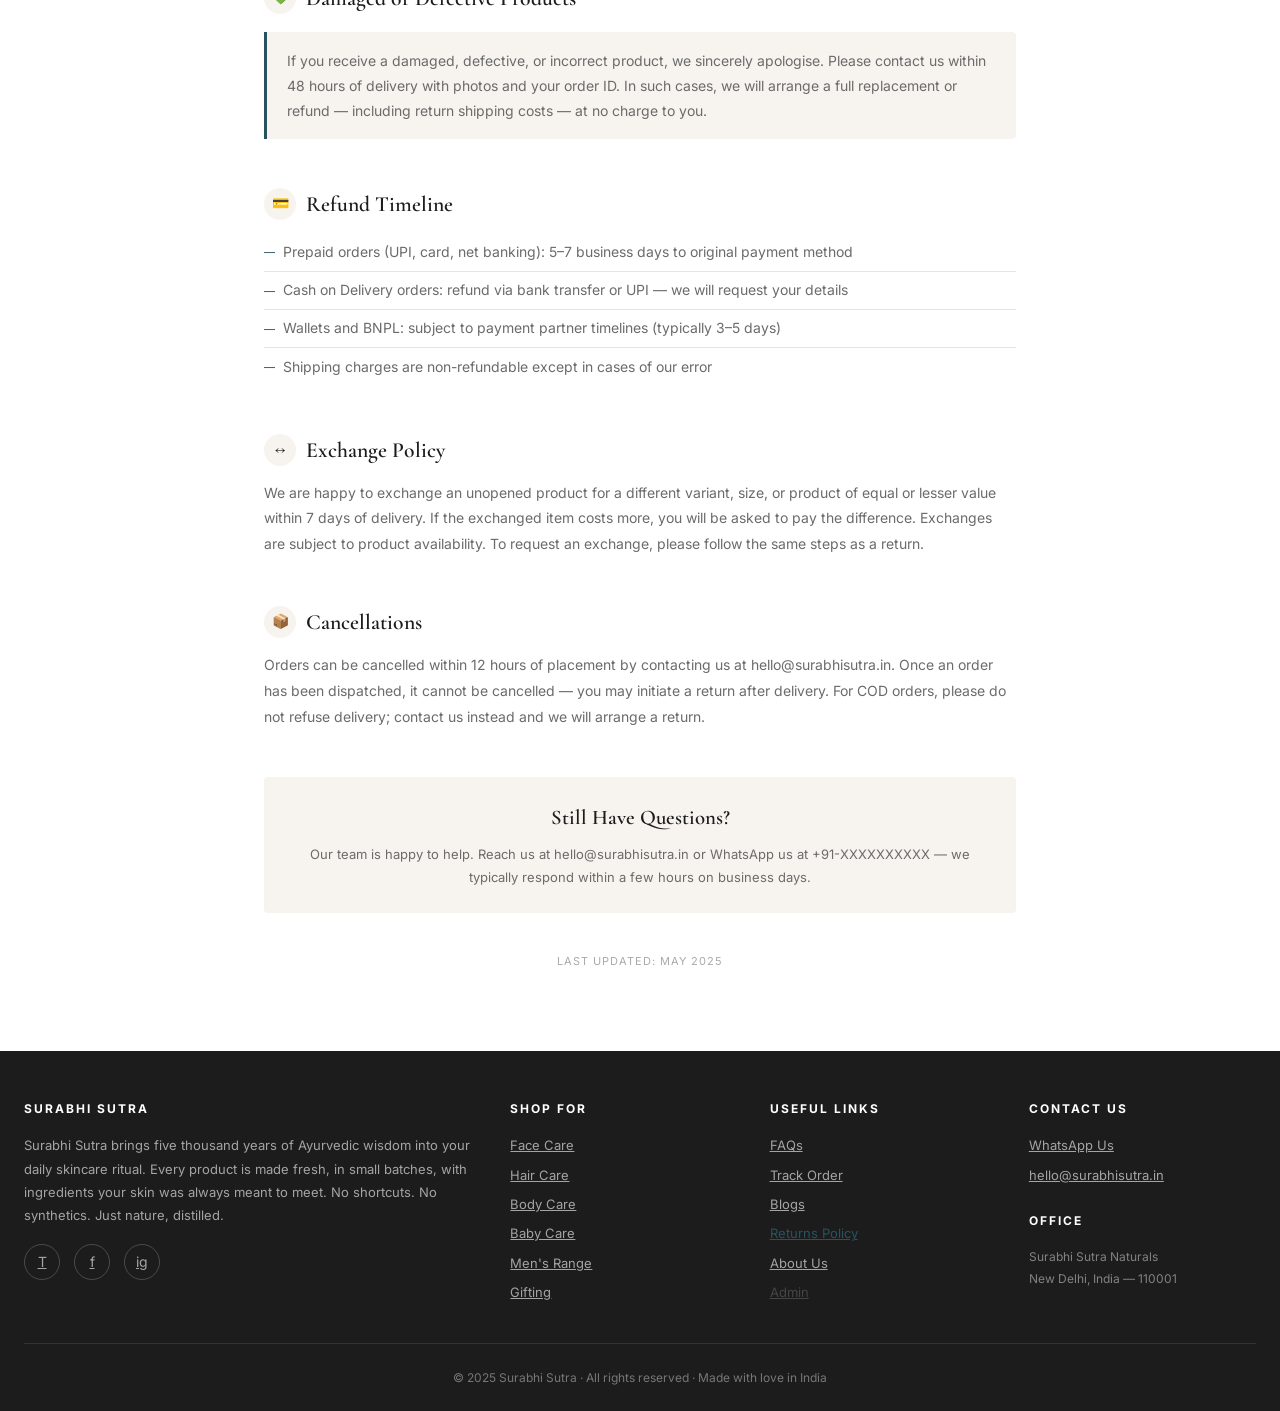
<file: returns.html>
<!DOCTYPE html>
<html lang="en">
<head>
  <meta charset="UTF-8"/>
  <meta name="viewport" content="width=device-width, initial-scale=1.0"/>
  <title>Return Policy — Surabhi Sutra</title>
  <link rel="preconnect" href="https://fonts.googleapis.com">
  <link rel="preconnect" href="https://fonts.gstatic.com" crossorigin>
  <link href="https://fonts.googleapis.com/css2?family=Inter:wght@400;500;600;700&family=Cormorant+Garamond:ital,wght@0,400;0,600;1,400;1,600&display=swap" rel="stylesheet">
  <link rel="stylesheet" href="css/styles.css">
  <style>
    .rp-hero{
      background:var(--cream);
      padding:5rem 1.5rem 4rem;
      text-align:center;
      border-bottom:1px solid var(--border);
    }
    .rp-hero-eyebrow{
      font-size:11px;letter-spacing:4px;text-transform:uppercase;
      color:var(--text-light);margin-bottom:1.25rem;
      font-family:'Inter',system-ui,sans-serif;
    }
    .rp-hero-heading{
      font-family:'Cormorant Garamond',Georgia,serif;
      font-size:clamp(2rem,4vw,3rem);
      font-weight:600;color:var(--text-dark);
      line-height:1.2;margin-bottom:1rem;
    }
    .rp-hero-sub{
      font-size:14px;color:var(--text-mid);
      line-height:1.8;max-width:560px;margin:0 auto;
    }
    .rp-divider{width:40px;height:1px;background:var(--border);margin:.75rem auto 0;}

    .rp-body{
      max-width:800px;margin:0 auto;
      padding:4rem 1.5rem 5rem;
    }

    .rp-section{margin-bottom:3rem;}
    .rp-section-title{
      font-family:'Cormorant Garamond',Georgia,serif;
      font-size:1.35rem;font-weight:600;color:var(--text-dark);
      margin-bottom:.75rem;
      display:flex;align-items:center;gap:.6rem;
    }
    .rp-section-icon{
      width:32px;height:32px;border-radius:50%;
      background:var(--beige);
      display:inline-flex;align-items:center;justify-content:center;
      font-size:14px;flex-shrink:0;
    }
    .rp-section p,.rp-section li{
      font-size:14px;color:var(--text-mid);line-height:1.85;
    }
    .rp-section ul{list-style:none;padding:0;margin:.5rem 0 0;}
    .rp-section ul li{
      padding:.35rem 0 .35rem 1.2rem;
      position:relative;border-bottom:1px solid var(--border);
    }
    .rp-section ul li:last-child{border-bottom:none;}
    .rp-section ul li::before{
      content:'—';position:absolute;left:0;
      color:var(--sage);font-size:11px;top:.55rem;
    }

    .rp-highlight{
      background:var(--beige);
      border-left:3px solid var(--sage);
      border-radius:0 4px 4px 0;
      padding:1rem 1.25rem;
      margin:1rem 0;
      font-size:14px;color:var(--text-mid);line-height:1.8;
    }

    .rp-steps{
      counter-reset:rp-step;
      display:flex;flex-direction:column;gap:.75rem;
      margin-top:.75rem;
    }
    .rp-step{
      display:flex;gap:1rem;align-items:flex-start;
      counter-increment:rp-step;
      padding:.75rem 1rem;
      background:var(--cream);
      border:1px solid var(--border);border-radius:4px;
    }
    .rp-step-num{
      font-family:'Cormorant Garamond',Georgia,serif;
      font-size:1.5rem;font-weight:600;color:var(--sage);
      line-height:1;flex-shrink:0;width:28px;text-align:center;
    }
    .rp-step-body{}
    .rp-step-title{font-size:13px;font-weight:600;color:var(--text-dark);margin-bottom:2px;}
    .rp-step-desc{font-size:13px;color:var(--text-mid);line-height:1.7;}

    .rp-exceptions{
      background:#fff8f5;
      border:1px solid #f0d9cf;
      border-radius:4px;padding:1.25rem;
      margin-top:.75rem;
    }
    .rp-exceptions p{font-size:13px;color:var(--text-mid);margin-bottom:.5rem;}
    .rp-exceptions ul{margin:0;}
    .rp-exceptions ul li{
      font-size:13px;border-bottom:1px solid #f0d9cf;
    }

    .rp-contact-box{
      background:var(--beige);border-radius:4px;
      padding:1.5rem;text-align:center;
      margin-top:3rem;
    }
    .rp-contact-box h3{
      font-family:'Cormorant Garamond',Georgia,serif;
      font-size:1.3rem;font-weight:600;color:var(--text-dark);
      margin-bottom:.5rem;
    }
    .rp-contact-box p{font-size:13px;color:var(--text-mid);line-height:1.8;}
    .rp-contact-box a{color:var(--sage);font-weight:600;}

    .rp-updated{
      font-size:11px;letter-spacing:1px;text-transform:uppercase;
      color:var(--text-light);text-align:center;
      margin-top:2.5rem;
      font-family:'Inter',system-ui,sans-serif;
    }
  </style>
</head>
<body>

<!-- ANNOUNCE BAR -->
<div class="announce-bar"><span id="announce-bar-text"></span></div>
<script>
(function(){
  try {
    var s=JSON.parse(localStorage.getItem('surabhi_announce_settings')||'{}');
    var msgs=(s.messages&&s.messages.filter(Boolean).length)?s.messages.filter(Boolean):['Sale: Buy 1 Get 1 Free + 20% Off · Free shipping above ₹339 · Cash on Delivery available'];
    var iv=Number(s.interval)||4;
    var el=document.getElementById('announce-bar-text');
    if(!el||!msgs.length)return;
    function fmt(t){var c=t.indexOf(':');return(c>0&&c<=25)?'<strong>'+t.slice(0,c)+':</strong>'+t.slice(c+1):t;}
    el.innerHTML=fmt(msgs[0]);
    if(msgs.length<2)return;
    var idx=0;
    setInterval(function(){el.classList.add('announce-fade');setTimeout(function(){idx=(idx+1)%msgs.length;el.innerHTML=fmt(msgs[idx]);el.classList.remove('announce-fade');},380);},iv*1000);
  }catch(e){}
})();
</script>

<!-- NAV -->
<nav>
  <div class="nav-logo" onclick="window.location.href='index.html'">SURABHI SUTRA</div>
  <ul class="nav-links">
    <li><a onclick="window.location.href='index.html'">Home</a></li>
    <li><a onclick="window.location.href='index.html?goto=shop'">Shop</a></li>
    <li><a onclick="window.location.href='about.html'">About</a></li>
  </ul>
  <div class="nav-right">
    <button class="nav-icon-btn" title="Search" aria-label="Search" onclick="window.location.href='index.html?goto=shop'">
      <svg viewBox="0 0 24 24"><circle cx="11" cy="11" r="8"/><path d="m21 21-4.35-4.35"/></svg>
    </button>
    <button class="nav-cart" onclick="window.location.href='index.html?goto=cart'">
      Cart&nbsp;(<span id="cart-count">0</span>)
    </button>
    <button class="nav-hamburger" id="nav-hamburger" onclick="document.getElementById('mobile-nav-overlay').classList.toggle('open')" aria-label="Open menu">
      <span></span><span></span><span></span>
    </button>
  </div>
</nav>

<!-- MOBILE NAV OVERLAY -->
<div id="mobile-nav-overlay" class="mobile-nav-overlay">
  <button class="mobile-nav-close" onclick="document.getElementById('mobile-nav-overlay').classList.remove('open')" aria-label="Close menu">✕</button>
  <nav class="mobile-nav-list">
    <a onclick="window.location.href='index.html'">Home</a>
    <a onclick="window.location.href='index.html?goto=shop'">Shop</a>
    <a onclick="window.location.href='about.html'">About</a>
    <button class="btn-primary" onclick="window.location.href='index.html?goto=cart'">
      Cart (<span id="mobile-cart-count">0</span>)
    </button>
  </nav>
</div>

<!-- HERO -->
<section class="rp-hero">
  <p class="rp-hero-eyebrow" id="rp-eyebrow">Our Promise</p>
  <h1 class="rp-hero-heading" id="rp-heading">Return &amp; Refund Policy</h1>
  <div class="rp-divider"></div>
  <p class="rp-hero-sub" id="rp-subtext">We stand behind every product we make. If something isn't right, we'll make it right.</p>
</section>

<!-- BODY -->
<div class="rp-body" id="rp-body-wrap">
  <!-- rendered by JS -->
</div>

<!-- FOOTER -->
<footer class="site-footer">
  <div class="site-footer-inner">
    <div class="site-footer-brand">
      <h4>Surabhi Sutra</h4>
      <p id="footer-brand-desc"></p>
      <div class="site-footer-socials" id="footer-socials"></div>
    </div>
    <div>
      <h4>Shop For</h4>
      <ul>
        <li><a href="index.html?goto=shop">Face Care</a></li>
        <li><a href="index.html?goto=shop">Hair Care</a></li>
        <li><a href="index.html?goto=shop">Body Care</a></li>
        <li><a href="index.html?goto=shop">Baby Care</a></li>
        <li><a href="index.html?goto=shop">Men's Range</a></li>
        <li><a href="index.html?goto=shop">Gifting</a></li>
      </ul>
    </div>
    <div>
      <h4>Useful Links</h4>
      <ul>
        <li><a href="about.html#faq">FAQs</a></li>
        <li><a href="#">Track Order</a></li>
        <li><a href="#">Blogs</a></li>
        <li><a href="returns.html" style="color:var(--sage);">Returns Policy</a></li>
        <li><a href="about.html">About Us</a></li>
        <li><a href="admin.html" style="opacity:.3;">Admin</a></li>
      </ul>
    </div>
    <div>
      <h4>Contact Us</h4>
      <ul id="footer-contact-list"></ul>
      <div id="footer-office-block"></div>
    </div>
  </div>
  <div class="site-footer-bottom" id="footer-copyright"></div>
</footer>
<script src="js/footer.js"></script>

<script>
const DEFAULT_RETURNS = {
  eyebrow: 'Our Promise',
  heading: 'Return & Refund Policy',
  subtext: 'We stand behind every product we make. If something isn\'t right, we\'ll make it right.',
  last_updated: 'May 2025',
  sections: [
    {
      icon: '📅',
      title: 'Return Window',
      type: 'text',
      content: 'We accept return requests within 7 days of delivery. To be eligible for a return, the product must be unopened, unused, and in its original packaging. Products that have been opened or partially used are not eligible for a standard return — however, please read our Damaged or Defective Products section below.'
    },
    {
      icon: '⚠️',
      title: 'Non-Returnable Items',
      type: 'exceptions',
      intro: 'The following items cannot be returned or exchanged:',
      items: [
        'Opened or used products (for hygiene reasons)',
        'Products purchased during clearance or final-sale events',
        'Gift cards and digital vouchers',
        'Customised or personalised orders',
        'Products returned without original packaging'
      ]
    },
    {
      icon: '🔄',
      title: 'How to Initiate a Return',
      type: 'steps',
      steps: [
        { title: 'Contact Us', desc: 'Email us at hello@surabhisutra.in or WhatsApp within 7 days of delivery. Include your order ID and a brief reason for the return.' },
        { title: 'Share Photos', desc: 'For damaged or incorrect items, attach clear photos of the product and packaging so we can resolve this quickly.' },
        { title: 'Get Approval', desc: 'Our team will review and respond within 1–2 business days with a return authorisation and the return address.' },
        { title: 'Ship It Back', desc: 'Pack the item securely and ship it to us. Return shipping costs are borne by the customer except in cases of our error or a defective product.' },
        { title: 'Refund Processed', desc: 'Once we receive and inspect the item, your refund will be initiated within 3–5 business days to your original payment method.' }
      ]
    },
    {
      icon: '💚',
      title: 'Damaged or Defective Products',
      type: 'highlight',
      content: 'If you receive a damaged, defective, or incorrect product, we sincerely apologise. Please contact us within 48 hours of delivery with photos and your order ID. In such cases, we will arrange a full replacement or refund — including return shipping costs — at no charge to you.'
    },
    {
      icon: '💳',
      title: 'Refund Timeline',
      type: 'list',
      items: [
        'Prepaid orders (UPI, card, net banking): 5–7 business days to original payment method',
        'Cash on Delivery orders: refund via bank transfer or UPI — we will request your details',
        'Wallets and BNPL: subject to payment partner timelines (typically 3–5 days)',
        'Shipping charges are non-refundable except in cases of our error'
      ]
    },
    {
      icon: '↔️',
      title: 'Exchange Policy',
      type: 'text',
      content: 'We are happy to exchange an unopened product for a different variant, size, or product of equal or lesser value within 7 days of delivery. If the exchanged item costs more, you will be asked to pay the difference. Exchanges are subject to product availability. To request an exchange, please follow the same steps as a return.'
    },
    {
      icon: '📦',
      title: 'Cancellations',
      type: 'text',
      content: 'Orders can be cancelled within 12 hours of placement by contacting us at hello@surabhisutra.in. Once an order has been dispatched, it cannot be cancelled — you may initiate a return after delivery. For COD orders, please do not refuse delivery; contact us instead and we will arrange a return.'
    }
  ],
  contact_title: 'Still Have Questions?',
  contact_text: 'Our team is happy to help. Reach us at hello@surabhisutra.in or WhatsApp us at +91-XXXXXXXXXX — we typically respond within a few hours on business days.'
};

function getReturnsSettings() {
  try {
    const stored = JSON.parse(localStorage.getItem('surabhi_returns_settings') || '{}');
    return {
      ...DEFAULT_RETURNS,
      ...stored,
      sections: (stored.sections && stored.sections.length) ? stored.sections : DEFAULT_RETURNS.sections
    };
  } catch { return { ...DEFAULT_RETURNS }; }
}

function esc(s) {
  return String(s || '').replace(/&/g,'&amp;').replace(/</g,'&lt;').replace(/>/g,'&gt;');
}

function renderSection(sec) {
  const titleHTML = `<div class="rp-section-title"><span class="rp-section-icon">${esc(sec.icon)}</span>${esc(sec.title)}</div>`;
  let bodyHTML = '';

  if (sec.type === 'text') {
    bodyHTML = `<p>${esc(sec.content)}</p>`;
  } else if (sec.type === 'highlight') {
    bodyHTML = `<div class="rp-highlight">${esc(sec.content)}</div>`;
  } else if (sec.type === 'list') {
    const items = (sec.items || []).map(i => `<li>${esc(i)}</li>`).join('');
    bodyHTML = `<ul>${items}</ul>`;
  } else if (sec.type === 'exceptions') {
    const items = (sec.items || []).map(i => `<li>${esc(i)}</li>`).join('');
    bodyHTML = `<div class="rp-exceptions"><p>${esc(sec.intro || '')}</p><ul>${items}</ul></div>`;
  } else if (sec.type === 'steps') {
    const steps = (sec.steps || []).map((s, i) => `
      <div class="rp-step">
        <div class="rp-step-num">${String(i+1).padStart(2,'0')}</div>
        <div class="rp-step-body">
          <div class="rp-step-title">${esc(s.title)}</div>
          <div class="rp-step-desc">${esc(s.desc)}</div>
        </div>
      </div>`).join('');
    bodyHTML = `<div class="rp-steps">${steps}</div>`;
  }

  return `<div class="rp-section">${titleHTML}${bodyHTML}</div>`;
}

function render() {
  const s = getReturnsSettings();

  document.title = `${esc(s.heading)} — Surabhi Sutra`;
  const set = (id, val) => { const el = document.getElementById(id); if (el) el.textContent = val; };
  set('rp-eyebrow', s.eyebrow);
  set('rp-heading', s.heading);
  set('rp-subtext', s.subtext);

  const wrap = document.getElementById('rp-body-wrap');
  if (wrap) {
    const sectionsHTML = (s.sections || []).map(renderSection).join('');
    const contactHTML = `
      <div class="rp-contact-box">
        <h3>${esc(s.contact_title)}</h3>
        <p>${esc(s.contact_text)}</p>
      </div>`;
    const updatedHTML = s.last_updated
      ? `<p class="rp-updated">Last updated: ${esc(s.last_updated)}</p>`
      : '';
    wrap.innerHTML = sectionsHTML + contactHTML + updatedHTML;
  }

  try {
    const cart = JSON.parse(localStorage.getItem('surabhi_cart') || '[]');
    const count = cart.reduce((a, i) => a + (i.qty || 1), 0);
    ['cart-count','mobile-cart-count'].forEach(id => {
      const el = document.getElementById(id);
      if (el) el.textContent = count;
    });
  } catch {}
}

render();
renderFooter();
initAnnounceBar();
</script>
</body>
</html>
</file>
<file: css/styles.css>
/* RESET */
*{
  margin:0;
  padding:0;
  box-sizing:border-box;
}
html,body{
  overflow-x:hidden;
  -webkit-text-size-adjust:100%;
}
/* Prevent iOS Safari auto-zoom on focus */
@media(max-width:767px){
  input,select,textarea{font-size:16px!important;}
}

/* ────────────────────────────── WELCOME SCREEN ────────────────────────────── */
#welcome-screen{
  position:fixed;
  inset:0;
  z-index:9000;
  background:var(--cream);
  display:flex;
  flex-direction:column;
  align-items:center;
  justify-content:center;
  text-align:center;
  padding:2rem;
  transition:opacity 0.8s ease,visibility 0.8s ease;
  opacity:1;
  visibility:visible;
}

#welcome-screen.fade-out{
  opacity:0;
  visibility:hidden;
  pointer-events:none;
}

.welcome-logo{
  font-family:'Inter',system-ui,sans-serif;
  font-size:13px;
  letter-spacing:6px;
  color:var(--sage);
  margin-bottom:2rem;
  text-transform:uppercase;
}

.welcome-divider{
  width:60px;
  height:0.5px;
  background:var(--border);
  margin:1.5rem auto;
}

.welcome-title{
  font-family:'Inter',system-ui,sans-serif;
  font-size:clamp(2rem,5vw,3rem);
  font-weight:400;
  color:var(--text-dark);
  letter-spacing:1px;
  line-height:1.4;
  margin-bottom:1rem;
}

.welcome-tagline{
  font-family:'Inter',system-ui,sans-serif;
  font-style:italic;
  font-size:1rem;
  color:var(--text-mid);
  letter-spacing:0.5px;
}

.welcome-loader{
  margin-top:3rem;
  width:80px;
  height:1px;
  background:var(--border);
  position:relative;
  overflow:hidden;
}

.welcome-loader::after{
  content:'';
  position:absolute;
  top:0;
  left:-100%;
  width:100%;
  height:100%;
  background:var(--sage);
  animation:loaderSlide 1.2s ease-in-out infinite;
}

@keyframes loaderSlide{
  0%{left:-100%;}
  50%{left:0;}
  100%{left:100%;}
}

/* THEME — International Premium Palette */
:root{
  --cream:#ffffff;
  --beige:#f7f4ef;
  --sage:#28535e;
  --sage-light:#1f5458;
  --terracotta:#7a2121;
  --brown:#5a1818;
  --text-dark:#1c1c1c;
  --text-mid:#6b6b6b;
  --text-light:#aaaaaa;
  --border:#e8e3dc;
  --amber:#c8922a;
  --sand:#e0b692;
  --sand-fg:#1b2e1e;
  --surface:#f7f4ef;
}

body{
  font-family:'Inter',system-ui,sans-serif;
  background:var(--cream);
  color:var(--text-dark);
  line-height:1.6;
}

/* GLOBAL CONTAINER (IMPORTANT) */
.container{
  max-width:1100px;
  margin:auto;
  padding:0 1.5rem;
}

/* SECTIONS */
.section{
  padding:4rem 0;
}

.section-label{
  font-size:12px;
  letter-spacing:3px;
  text-transform:uppercase;
  color:var(--text-light);
  margin-bottom:10px;
}

.section-title{
  font-family:'Cormorant Garamond',Georgia,serif;
  font-size:clamp(1.8rem,3vw,2.6rem);
  font-weight:600;
  letter-spacing:-.3px;
  margin-bottom:2rem;
}

/* TOAST */
#toast-container{
  position:fixed;
  bottom:2rem;
  right:2rem;
  z-index:9999;
}

.toast{
  background:#222;
  color:#fff;
  padding:10px 16px;
  margin-top:8px;
  opacity:0;
  transform:translateY(10px);
  transition:0.3s;
}

.toast.show{
  opacity:1;
  transform:translateY(0);
}

/* ANNOUNCEMENT BAR */
.announce-bar{
  background:var(--sage);
  color:#fff;
  text-align:center;
  font-size:12px;
  font-weight:500;
  padding:9px 16px;
  letter-spacing:.3px;
}
.announce-bar strong{color:var(--amber);}
#announce-bar-text{
  display:inline-block;
  transition:opacity .35s ease,transform .35s ease;
}
#announce-bar-text.announce-fade{
  opacity:0;
  transform:translateY(-6px);
}

/* MARQUEE */
.marquee-bar{
  background:var(--sage);
  overflow:hidden;
  padding:0.75rem 2rem;
}

.marquee-track{
  display:flex;
  align-items:center;
  gap:1rem;
  white-space:nowrap;
  will-change:transform;
}

.marquee-dot{
  color:#fff;
  opacity:0.5;
}

.marquee-track span{
  color:#fff;
  font-size:13px;
  letter-spacing:0.5px;
  display:inline-block;
  flex-shrink:0;
}

/* NAV */
nav{
  background:var(--cream);
  border-bottom:1px solid var(--border);
  padding:1rem 2rem;
  display:flex;
  justify-content:space-between;
  align-items:center;
  position:sticky;
  top:0;
  z-index:100;
}

.nav-logo{
  letter-spacing:4px;
  color:var(--sage);
  cursor:pointer;
}

.nav-links{
  display:flex;
  gap:2rem;
  list-style:none;
}

.nav-links a{
  text-transform:uppercase;
  font-size:12px;
  cursor:pointer;
  color:var(--text-mid);
}

.nav-links a:hover{
  color:var(--sage);
}

.nav-icon-btn{
  background:none;border:none;cursor:pointer;
  padding:8px;color:var(--text-dark);transition:color .2s;
  display:flex;align-items:center;justify-content:center;
}
.nav-icon-btn:hover{color:var(--terracotta);}
.nav-icon-btn svg{width:20px;height:20px;stroke:currentColor;fill:none;stroke-width:1.6;}
.nav-right{display:flex;align-items:center;gap:8px;flex-shrink:0;}
.nav-cart{
  font-size:11.5px;
  font-weight:700;
  letter-spacing:1px;
  text-transform:uppercase;
  cursor:pointer;
  background:var(--terracotta);
  color:#fff;
  border:none;
  border-radius:2px;
  padding:9px 20px;
  font-family:'Inter',system-ui,sans-serif;
  transition:background .2s;
}
.nav-cart:hover{background:var(--brown);}
@media(max-width:768px){
  .nav-icon-btn{display:none;}
  /* keep wishlist heart visible in mobile nav */
  .nav-wishlist-wrap .nav-icon-btn{display:flex;}
}

/* PAGE */
.page{display:none;}
.page.active{display:block;}

/* HERO */
.hero{
  display:grid;
  grid-template-columns:1fr 1fr;
  min-height:82vh;
  background:var(--cream);
}

.hero-text{
  display:flex;
  flex-direction:column;
  justify-content:center;
  padding:80px 56px 80px 48px;
  gap:20px;
}

.hero-visual{
  background:var(--sage);
  position:relative;
  overflow:hidden;
  display:flex;
  align-items:center;
  justify-content:center;
}

.hero-visual::before{
  content:'';
  position:absolute;
  inset:0;
  background:radial-gradient(ellipse at 30% 40%, var(--sage-light) 0%, var(--sage) 60%);
}

.hero-visual::after{
  content:'🌿';
  font-size:9rem;
  opacity:.13;
  position:absolute;
  bottom:-20px;right:-20px;
  transform:rotate(-20deg);
}

/* Clock-sweep colour animation on hero text */
@property --clock-angle {
  syntax: '<angle>';
  inherits: false;
  initial-value: 0deg;
}
@keyframes clock-sweep {
  from { --clock-angle: 0deg; }
  to   { --clock-angle: 360deg; }
}

.hero-eyebrow{
  font-size:11px;
  font-weight:700;
  letter-spacing:3px;
  text-transform:uppercase;
  margin-bottom:0;
  background: conic-gradient(
    from var(--clock-angle) at 50% 50%,
    var(--terracotta) 0%,
    var(--amber)      25%,
    var(--sage)       50%,
    var(--amber)      75%,
    var(--terracotta) 100%
  );
  -webkit-background-clip: text;
  background-clip: text;
  -webkit-text-fill-color: transparent;
  animation: clock-sweep 6s linear infinite;
}

.hero-title{
  font-family:'Cormorant Garamond',Georgia,serif;
  font-size:clamp(3rem,6vw,5.5rem);
  font-weight:600;
  line-height:1.02;
  letter-spacing:-1px;
  margin-bottom:0;
  background: conic-gradient(
    from var(--clock-angle) at 50% 50%,
    var(--brown)      0%,
    var(--terracotta) 25%,
    var(--amber)      50%,
    var(--sand)       75%,
    var(--brown)      100%
  );
  -webkit-background-clip: text;
  background-clip: text;
  -webkit-text-fill-color: transparent;
  animation: clock-sweep 9s linear infinite;
}

/* Children of hero-title must not override the gradient fill */
.hero-title span,
.hero-title em { color: inherit; -webkit-text-fill-color: inherit; }

.hero-sub{
  max-width:460px;
  color:var(--text-mid);
  font-size:14px;
  line-height:1.75;
}

@media(max-width:768px){
  .hero{grid-template-columns:1fr;}
  .hero-visual{min-height:220px;order:-1;}
  .hero-text{padding:40px 20px;}
}

/* BUTTONS */
.btn-primary{
  padding:12px 32px;
  background:var(--terracotta);
  color:#fff;
  border:none;
  border-radius:2px;
  cursor:pointer;
  margin-top:1rem;
  letter-spacing:1px;
  font-weight:700;
  font-size:13px;
  text-transform:uppercase;
  font-family:'Inter',system-ui,sans-serif;
  transition:background .2s;
}

.btn-primary:hover{
  background:var(--brown);
}

/* PRODUCTS GRID */
.products-grid{
  display:grid;
  grid-template-columns:repeat(auto-fill,minmax(240px,1fr));
  gap:2rem;
}

/* PRODUCT CARD */
.product-card{
  background:#fff;
  border:none;
  border-radius:4px;
  cursor:pointer;
  transition:box-shadow .25s,transform .25s;
  box-shadow:0 1px 6px rgba(40,83,94,.08);
}

.product-card:hover{
  transform:translateY(-4px);
  box-shadow:0 6px 20px rgba(40,83,94,.15);
}

.product-img{
  height:auto;
  aspect-ratio:3/4;
  background:var(--beige);
  overflow:hidden;
  position:relative;
}

.product-img img{
  width:100%;
  height:100%;
  object-fit:cover;
  transition:0.4s;
}

.product-card:hover img{
  transform:scale(1.05);
}

.product-info{
  padding:1rem;
}

.product-name{
  font-size:16px;
  margin-bottom:6px;
}

.product-price{
  color:var(--brown);
  font-weight:600;
}

/* PRODUCT PAGE */
.product-page-wrap{
  display:grid;
  grid-template-columns:1fr 1fr;
  gap:3rem;
  margin-top:2rem;
}

.product-page-wrap h2{
  font-size:2rem;
  margin-bottom:1rem;
}

.product-page-wrap p{
  color:var(--text-mid);
  margin-bottom:1rem;
}

/* GALLERY */
.gallery{
  position:relative;
  height:400px;
}

.slide{
  position:absolute;
  width:100%;
  height:100%;
  object-fit:cover;
  opacity:0;
  transition:0.5s;
}

.slide.active{
  opacity:1;
}

.gallery-thumbs{
  display:flex;
  gap:6px;
  margin-top:10px;
}

.gallery-thumbs img{
  width:60px;
  height:60px;
  object-fit:cover;
  cursor:pointer;
}

/* BUNDLE */
.bundle-box{
  margin-top:2rem;
  padding:1rem;
  border:1px solid var(--border);
  background:#fafafa;
}

.bundle-box button{
  display:block;
  margin-top:10px;
  width:100%;
}

/* CART */
#cart-content{
  max-width:600px;
  margin:auto;
  margin-top:2rem;
}

/* CHECKOUT */
.checkout-form{
  max-width:500px;
  margin:auto;
  padding:2rem;
  background:#fff;
  border:1px solid var(--border);
}

.checkout-form input{
  width:100%;
  padding:10px;
  margin-bottom:1rem;
  border:1px solid var(--border);
}

/* VALUES */
.values-grid{
  display:grid;
  grid-template-columns:repeat(auto-fit,minmax(200px,1fr));
  gap:1rem;
  margin-top:2rem;
}

.values-grid div{
  background:#fff;
  padding:1.5rem;
  text-align:center;
  border:none;
  border-radius:8px;
  box-shadow:0 1px 8px rgba(40,83,94,.09);
}

/* FOOTER */
.site-footer{
  background:var(--text-dark);
  color:rgba(255,255,255,.75);
  padding:3rem 1.5rem 1.5rem;
}
.site-footer-inner{
  max-width:1280px;margin:auto;
  display:grid;grid-template-columns:2fr 1fr 1fr 1fr;
  gap:2rem;margin-bottom:2rem;
}
.site-footer-inner h4{
  font-size:12px;letter-spacing:2px;text-transform:uppercase;
  color:#fff;margin-bottom:1rem;
  font-family:'Inter',system-ui,sans-serif;
}
.site-footer-inner ul{list-style:none;}
.site-footer-inner li{margin-bottom:6px;}
.site-footer-inner p,.site-footer-inner li{font-size:13px;line-height:1.8;}
.site-footer-inner a{color:rgba(255,255,255,.6);transition:.2s;cursor:pointer;}
.site-footer-inner a:hover{color:var(--amber);}
.site-footer-brand p{font-size:13px;line-height:1.8;color:rgba(255,255,255,.6);}
.site-footer-socials{display:flex;gap:14px;margin-top:1rem;}
.site-footer-socials a{
  width:36px;height:36px;border-radius:50%;
  border:1px solid rgba(255,255,255,.2);
  display:flex;align-items:center;justify-content:center;
  color:rgba(255,255,255,.6);font-size:14px;transition:.2s;
}
.site-footer-socials a:hover{border-color:var(--sage-light);color:var(--amber);}
.site-footer-bottom{
  max-width:1280px;margin:auto;
  border-top:1px solid rgba(255,255,255,.1);
  padding-top:1.5rem;
  font-size:12px;color:rgba(255,255,255,.4);
  text-align:center;
}

/* HAMBURGER NAV */
.nav-hamburger{
  display:none;
  flex-direction:column;
  gap:5px;
  background:none;
  border:none;
  cursor:pointer;
  padding:10px;
  min-width:44px;
  min-height:44px;
  align-items:center;
  justify-content:center;
}
.nav-hamburger span{
  display:block;
  width:22px;
  height:2px;
  background:var(--text-dark);
  transition:.3s;
  border-radius:2px;
}

/* MOBILE NAV OVERLAY */
.mobile-nav-overlay{
  display:none;
  position:fixed;
  inset:0;
  background:var(--cream);
  z-index:1000;
  flex-direction:column;
  align-items:center;
  justify-content:center;
  gap:2rem;
}
.mobile-nav-overlay.open{display:flex;}
.mobile-nav-close{
  position:absolute;
  top:1rem;
  right:1rem;
  background:none;
  border:none;
  font-size:26px;
  cursor:pointer;
  color:var(--text-dark);
  line-height:1;
  padding:10px;
  min-width:44px;
  min-height:44px;
  display:flex;
  align-items:center;
  justify-content:center;
}
.mobile-nav-list{
  display:flex;
  flex-direction:column;
  align-items:center;
  gap:2rem;
  text-align:center;
}
.mobile-nav-list a{
  font-size:18px;
  letter-spacing:3px;
  text-transform:uppercase;
  color:var(--text-dark);
  cursor:pointer;
}
.mobile-nav-list a:hover{color:var(--terracotta);}

/* RESPONSIVE */
@media(max-width:900px){
  .product-page-wrap{
    grid-template-columns:1fr;
  }
  .site-footer-inner{
    grid-template-columns:1fr 1fr;
  }
}

@media(max-width:768px){
  nav{padding:.75rem 1.25rem;}
  .nav-links{display:none;}
  .nav-hamburger{display:flex;}
  .nav-cart{display:none;}
  .section{padding:2.5rem 0;}
  .section-title{font-size:1.5rem;}
  .announce-bar{font-size:11px;padding:7px 10px;}
  .checkout-form{padding:1.25rem;}
}

@media(max-width:600px){
  .site-footer-inner{
    grid-template-columns:1fr;
  }
  .hero-title{
    font-size:2rem;
  }
  .products-grid{
    grid-template-columns:repeat(auto-fit,minmax(160px,1fr));
    gap:1rem;
  }
  .product-img{height:200px;}
  .cart-item-row{
    grid-template-columns:60px 1fr auto;
    grid-template-rows:auto auto;
  }
  .cart-item-unit,.cart-item-total{font-size:12px;}
}

/* ────────────────────────────── GALLERY PREMIUM ────────────────────────────── */
.gallery-wrap{
  position:relative;
  height:400px;
  background:var(--beige);
  overflow:hidden;
}

.gallery-arrow{
  position:absolute;
  top:50%;
  transform:translateY(-50%);
  z-index:10;
  width:36px;
  height:36px;
  background:#fff;
  border:none;
  border-radius:50%;
  box-shadow:0 2px 8px rgba(0,0,0,0.12);
  cursor:pointer;
  font-size:20px;
  color:var(--text-mid);
  display:flex;
  align-items:center;
  justify-content:center;
}

.gallery-arrow.prev{left:10px;}
.gallery-arrow.next{right:10px;}
.gallery-arrow:hover{background:var(--beige);}

.gallery-dots{
  position:absolute;
  bottom:10px;
  left:0;
  right:0;
  display:flex;
  justify-content:center;
  gap:6px;
}

.gallery-dot{
  width:7px;
  height:7px;
  border-radius:50%;
  background:var(--border);
  cursor:pointer;
  transition:background 0.3s;
}

.gallery-dot.active{background:var(--sage);}

.gallery-thumbs img{
  width:58px;
  height:58px;
  object-fit:cover;
  cursor:pointer;
  border:1.5px solid transparent;
  transition:border-color 0.2s;
}

.gallery-thumbs img.active{border-color:var(--sage);}

/* ────────────────────────────── PRODUCT DETAIL ────────────────────────────── */
.product-category-label{
  font-size:11px;
  letter-spacing:3px;
  text-transform:uppercase;
  color:var(--sage-light);
  margin-bottom:10px;
  font-family:'Inter',system-ui,sans-serif;
}

.product-detail-name{
  font-family:'Inter',system-ui,sans-serif;
  font-size:1.8rem;
  margin-bottom:0.75rem;
  color:var(--text-dark);
}

.product-detail-desc{
  font-size:13px;
  line-height:1.8;
  color:var(--text-mid);
  margin-bottom:1rem;
}

.product-divider{
  border:none;
  border-top:0.5px solid var(--border);
  margin:1rem 0;
}

.product-detail-price{
  font-size:26px;
  font-weight:700;
  color:var(--brown);
  font-family:'Inter',system-ui,sans-serif;
  margin-bottom:1.25rem;
}

/* ────────────────────────────── QTY CONTROL ────────────────────────────── */
.qty-row{
  display:flex;
  align-items:center;
  width:fit-content;
  border:1px solid var(--border);
  margin-bottom:1.25rem;
}

.qty-btn{
  width:44px;
  height:44px;
  min-width:44px;
  background:none;
  border:none;
  font-size:18px;
  cursor:pointer;
  color:var(--text-mid);
  display:flex;
  align-items:center;
  justify-content:center;
}

.qty-btn:hover{background:var(--beige);}

.qty-display{
  width:44px;
  text-align:center;
  font-size:14px;
  border-left:1px solid var(--border);
  border-right:1px solid var(--border);
  height:38px;
  line-height:38px;
  font-family:'Inter',system-ui,sans-serif;
}

/* ────────────────────────────── ACTION BUTTONS ────────────────────────────── */
.product-actions{
  display:flex;
  gap:10px;
  flex-wrap:wrap;
  margin-bottom:1.5rem;
}

.product-actions .btn-primary{margin-top:0;}

.btn-outline{
  padding:12px 28px;
  background:transparent;
  color:var(--sage);
  border:1.5px solid var(--sage);
  cursor:pointer;
  letter-spacing:1px;
  font-size:13px;
  text-transform:uppercase;
  transition:background 0.2s,color 0.2s;
  font-family:'Inter',system-ui,sans-serif;
}

.btn-outline:hover{background:var(--sage);color:#fff;}

.btn-primary.confirmed{
  background:var(--sage-light);
  pointer-events:none;
}

/* ────────────────────────────── DELIVERY STRIP ────────────────────────────── */
.delivery-strip{
  display:flex;
  gap:1.25rem;
  font-size:12px;
  color:var(--text-light);
  border-top:0.5px solid var(--border);
  padding-top:1rem;
  margin-top:0.5rem;
  flex-wrap:wrap;
  font-family:'Inter',system-ui,sans-serif;
}

.delivery-strip span{
  display:flex;
  align-items:center;
  gap:5px;
}

/* ────────────────────────────── BUNDLE CARDS ────────────────────────────── */
.bundle-section{
  margin-top:2rem;
  padding-top:1.25rem;
  border-top:0.5px solid var(--border);
}

.bundle-section-title{
  font-size:11px;
  letter-spacing:2px;
  text-transform:uppercase;
  color:var(--text-light);
  margin-bottom:1rem;
  font-family:'Inter',system-ui,sans-serif;
}

.bundle-cards{
  display:flex;
  gap:10px;
  flex-wrap:wrap;
}

.bundle-card{
  flex:1;
  min-width:110px;
  border:1.5px solid var(--border);
  padding:14px 12px;
  cursor:pointer;
  text-align:center;
  transition:border-color 0.2s,background 0.2s;
  background:#fff;
}

.bundle-card:hover,.bundle-card.selected{
  border-color:var(--sage);
  background:var(--cream);
}

.bundle-qty-label{
  font-size:13px;
  font-weight:600;
  color:var(--text-dark);
  margin-bottom:6px;
  font-family:'Inter',system-ui,sans-serif;
}

.bundle-subtitle{
  font-size:11px;
  color:var(--text-light);
  margin-bottom:8px;
  font-family:'Inter',system-ui,sans-serif;
}

.bundle-badge{
  display:inline-block;
  background:var(--sage);
  color:#fff;
  font-size:10px;
  letter-spacing:1px;
  padding:2px 8px;
  margin-bottom:8px;
  text-transform:uppercase;
  font-family:'Inter',system-ui,sans-serif;
}

.bundle-price{
  font-size:15px;
  font-weight:700;
  color:var(--brown);
  font-family:'Inter',system-ui,sans-serif;
}

.bundle-original{
  font-size:11px;
  color:var(--text-light);
  text-decoration:line-through;
  font-family:'Inter',system-ui,sans-serif;
}

/* ────────────────────────────── CART REDESIGN ────────────────────────────── */
.cart-item-row{
  display:grid;
  grid-template-columns:72px 1fr auto auto auto;
  align-items:center;
  gap:1rem;
  padding:1rem 0;
  border-bottom:0.5px solid var(--border);
}

.cart-item-thumb{
  width:72px;
  height:72px;
  object-fit:cover;
  background:var(--beige);
  display:block;
}

.cart-item-name{
  font-size:14px;
  color:var(--text-dark);
  line-height:1.4;
  font-family:'Inter',system-ui,sans-serif;
}

.cart-item-unit{
  font-size:13px;
  color:var(--text-light);
  white-space:nowrap;
  font-family:'Inter',system-ui,sans-serif;
}

.cart-item-total{
  font-size:14px;
  font-weight:600;
  color:var(--brown);
  white-space:nowrap;
  font-family:'Inter',system-ui,sans-serif;
}

.cart-remove-btn{
  background:none;
  border:none;
  color:var(--terracotta);
  cursor:pointer;
  font-size:18px;
  line-height:1;
  padding:4px;
}

.cart-remove-btn:hover{opacity:0.7;}

.cart-total-row{
  display:flex;
  justify-content:space-between;
  align-items:center;
  padding-top:1.5rem;
  gap:1rem;
  flex-wrap:wrap;
}

.cart-subtotal-label{
  font-size:12px;
  letter-spacing:2px;
  text-transform:uppercase;
  color:var(--text-light);
  font-family:'Inter',system-ui,sans-serif;
}

.cart-subtotal-amount{
  font-size:22px;
  font-weight:700;
  color:var(--brown);
  font-family:'Inter',system-ui,sans-serif;
}

.cart-empty-msg{
  text-align:center;
  padding:4rem 2rem;
  color:var(--text-light);
  font-size:15px;
  border:1px dashed var(--border);
  font-family:'Inter',system-ui,sans-serif;
}

/* ────────────────────────────── VALUE CARD ICONS ────────────────────────────── */
.value-icon{
  margin-bottom:14px;
  display:flex;
  justify-content:center;
}

.value-icon svg{
  width:32px;
  height:32px;
  stroke:var(--sage);
  fill:none;
  stroke-width:1.5;
  stroke-linecap:round;
  stroke-linejoin:round;
}

.value-card{
  background:transparent;
  padding:1.5rem;
  text-align:center;
  border:none;
  box-shadow:none;
}

.value-icon{
  margin-bottom:20px;
  display:flex;
  justify-content:center;
}

.value-icon-wrap{
  width:56px;height:56px;
  border:1.5px solid var(--border);
  border-radius:50%;
  display:flex;align-items:center;justify-content:center;
  margin:0 auto 20px;
}

.value-icon svg{
  width:26px;height:26px;
  stroke:var(--sage);
  fill:none;stroke-width:1.5;
  stroke-linecap:round;stroke-linejoin:round;
}

.value-title{
  font-size:14px;
  font-weight:700;
  font-family:'Inter',system-ui,sans-serif;
  color:var(--text-dark);
  margin-bottom:10px;
}

.value-desc{
  font-size:13px;
  line-height:1.75;
  color:var(--text-mid);
  font-family:'Inter',system-ui,sans-serif;
}

/* ──────────────────────────────────────────────────────
   NEW PREMIUM SECTIONS
   ────────────────────────────────────────────────────── */

/* STATS STRIP */
.stats-strip{
  display:grid;grid-template-columns:repeat(4,1fr);
  background:var(--surface);
  border-top:1px solid var(--border);
  border-bottom:1px solid var(--border);
}
.stats-strip-item{
  padding:36px 20px;text-align:center;
  border-right:1px solid var(--border);
}
.stats-strip-item:last-child{border-right:none;}
.stats-strip-num{
  display:block;
  font-family:'Cormorant Garamond',Georgia,serif;
  font-size:clamp(2rem,3vw,2.6rem);
  font-weight:600;color:var(--text-dark);
  line-height:1;margin-bottom:7px;
}
.stats-strip-label{
  font-size:10.5px;letter-spacing:2.5px;
  text-transform:uppercase;color:var(--text-light);
}
@media(max-width:768px){
  .stats-strip{grid-template-columns:repeat(2,1fr);}
  .stats-strip-item:nth-child(2){border-right:none;}
  .stats-strip-item{padding:28px 16px;}
}

/* CATEGORY TILES */
.cats-section{padding:88px 0;background:var(--cream);}
.cats-head{text-align:center;margin-bottom:44px;}
.cats-eyebrow{
  font-size:10.5px;letter-spacing:3.5px;text-transform:uppercase;
  color:var(--text-light);margin-bottom:12px;
}
.cats-title{
  font-family:'Cormorant Garamond',Georgia,serif;
  font-size:clamp(1.8rem,3vw,2.6rem);font-weight:600;color:var(--text-dark);
}
.cats-grid{
  display:grid;grid-template-columns:repeat(4,1fr);gap:16px;
}
.cat-tile{
  aspect-ratio:3/4;position:relative;overflow:hidden;
  cursor:pointer;display:flex;align-items:flex-end;
  transition:transform .5s ease;
}
.cat-tile:hover{transform:scale(1.02);}
.cat-tile-bg{
  position:absolute;inset:0;
  display:flex;align-items:center;justify-content:center;
  font-size:5rem;transition:transform .5s ease;
}
.cat-tile:hover .cat-tile-bg{transform:scale(1.08);}
.cat-tile-overlay{
  position:absolute;inset:0;
  background:linear-gradient(to top,rgba(20,20,20,.7) 0%,transparent 55%);
}
.cat-tile-label{position:relative;z-index:1;padding:20px;}
.cat-tile-name{
  display:block;font-size:15px;font-weight:700;
  color:#fff;letter-spacing:.3px;margin-bottom:4px;
}
.cat-tile-sub{font-size:11px;color:rgba(255,255,255,.65);letter-spacing:1.5px;text-transform:uppercase;}
@media(max-width:900px){.cats-grid{grid-template-columns:repeat(2,1fr);}}
@media(max-width:480px){.cats-grid{gap:10px;}}

/* EDITORIAL SPLIT */
.editorial-section{
  display:grid;grid-template-columns:1fr 1fr;
}
.editorial-panel{
  background:var(--sage);min-height:520px;
  display:flex;align-items:center;justify-content:center;
  position:relative;overflow:hidden;
}
.editorial-panel::before{
  content:'';position:absolute;inset:0;
  background:radial-gradient(ellipse at 30% 50%,var(--sage-light) 0%,#1a3a42 100%);
}
.editorial-panel.has-image::before{
  background:linear-gradient(to right,rgba(0,0,0,.45),rgba(0,0,0,.1));
}
.editorial-panel-icon{font-size:8rem;opacity:.13;position:relative;z-index:1;transform:rotate(-12deg);}
.editorial-content{
  padding:80px 64px;background:var(--surface);
  display:flex;flex-direction:column;justify-content:center;gap:24px;
}
.editorial-eyebrow{
  font-size:10.5px;letter-spacing:3.5px;text-transform:uppercase;color:var(--text-light);
}
.editorial-heading{
  font-family:'Cormorant Garamond',Georgia,serif;
  font-size:clamp(2rem,3.5vw,3rem);font-weight:600;
  color:var(--text-dark);line-height:1.12;letter-spacing:-.5px;
}
.editorial-heading em{font-style:italic;color:var(--terracotta);}
.editorial-body{font-size:14px;color:var(--text-mid);line-height:1.85;max-width:460px;}
.editorial-btn{
  width:fit-content;padding:13px 28px;
  background:var(--text-dark);color:#fff;
  border:none;border-radius:2px;
  font-size:11.5px;font-weight:700;letter-spacing:1.5px;text-transform:uppercase;
  cursor:pointer;font-family:'Inter',system-ui,sans-serif;transition:background .2s;
}
.editorial-btn:hover{background:var(--terracotta);}
@media(max-width:900px){
  .editorial-section{grid-template-columns:1fr;}
  .editorial-panel{min-height:280px;}
  .editorial-content{padding:48px 28px;}
}

/* CERTIFICATIONS STRIP */
.certs-strip{
  padding:32px 24px;
  border-top:1px solid var(--border);
  border-bottom:1px solid var(--border);
  background:var(--cream);
}
.certs-inner{
  max-width:1200px;margin:0 auto;
  display:flex;align-items:center;
  justify-content:center;gap:44px;flex-wrap:wrap;
}
.certs-label{
  font-size:9.5px;letter-spacing:3px;text-transform:uppercase;
  color:var(--text-light);font-weight:700;white-space:nowrap;
}
.certs-sep{width:1px;height:30px;background:var(--border);flex-shrink:0;}
.cert-item{text-align:center;display:flex;flex-direction:column;align-items:center;gap:5px;}
.cert-icon{font-size:20px;}
.cert-name{font-size:10px;letter-spacing:1.5px;color:var(--text-mid);font-weight:700;text-transform:uppercase;}
@media(max-width:600px){.certs-inner{gap:20px;}.certs-sep{display:none;}}

/* TESTIMONIALS */
.testimonials-section{padding:88px 0;background:var(--surface);}
.testimonials-head{text-align:center;margin-bottom:52px;}
.testimonials-eyebrow{
  font-size:10.5px;letter-spacing:3.5px;text-transform:uppercase;
  color:var(--text-light);margin-bottom:12px;
}
.testimonials-title{
  font-family:'Cormorant Garamond',Georgia,serif;
  font-size:clamp(1.8rem,3vw,2.6rem);font-weight:600;color:var(--text-dark);
}
.testimonials-grid{
  display:grid;grid-template-columns:repeat(3,1fr);gap:24px;
}
.testimonial-card{
  background:var(--cream);padding:32px;
  border:1px solid var(--border);
}
.testimonial-stars{color:var(--amber);font-size:14px;letter-spacing:3px;margin-bottom:16px;}
.testimonial-text{
  font-size:14px;color:var(--text-mid);
  line-height:1.8;margin-bottom:22px;font-style:italic;
}
.testimonial-author{font-size:12px;font-weight:700;color:var(--text-dark);letter-spacing:.5px;}
.testimonial-location{font-size:11px;color:var(--text-light);margin-top:3px;}
@media(max-width:900px){
  .testimonials-grid{grid-template-columns:1fr;max-width:520px;margin:0 auto;}
}

/* INSTAGRAM GRID */
.insta-section{
  padding:64px 0;background:var(--cream);
  border-top:1px solid var(--border);text-align:center;
}
.insta-eyebrow{
  font-size:10.5px;letter-spacing:3.5px;text-transform:uppercase;
  color:var(--text-light);margin-bottom:10px;
}
.insta-title{
  font-family:'Cormorant Garamond',Georgia,serif;
  font-size:clamp(1.4rem,2.5vw,2rem);font-weight:600;
  color:var(--text-dark);margin-bottom:30px;
}
.insta-grid{
  display:grid;grid-template-columns:repeat(6,1fr);
  gap:4px;max-width:1000px;margin:0 auto 26px;
}
.insta-tile{
  aspect-ratio:1/1;display:flex;align-items:center;
  justify-content:center;font-size:2.2rem;
  opacity:.45;cursor:pointer;transition:opacity .3s;
  border:1px solid var(--border);
}
.insta-tile:hover{opacity:.75;}
.insta-tile:nth-child(1){background:#e8f0ec;}
.insta-tile:nth-child(2){background:#f5edcc;}
.insta-tile:nth-child(3){background:#ece8f0;}
.insta-tile:nth-child(4){background:#f0e8e0;}
.insta-tile:nth-child(5){background:#e0ecf0;}
.insta-tile:nth-child(6){background:#f0ece0;}
.insta-handle{font-size:14px;color:var(--text-mid);margin-bottom:16px;}
.insta-handle a{color:var(--terracotta);font-weight:700;text-decoration:none;}
.insta-follow-btn{
  padding:11px 26px;border:1.5px solid var(--text-dark);
  background:none;color:var(--text-dark);border-radius:2px;
  font-size:11.5px;font-weight:700;letter-spacing:1.5px;text-transform:uppercase;
  cursor:pointer;font-family:'Inter',system-ui,sans-serif;transition:.2s;
}
.insta-follow-btn:hover{background:var(--text-dark);color:#fff;}
@media(max-width:600px){.insta-grid{grid-template-columns:repeat(3,1fr);}}

/* ── SHOP SEARCH ── */
.shop-search-wrap{
  position:relative;
  max-width:480px;
  margin:1.5rem 0 2.5rem;
}
.shop-search-icon{
  position:absolute;left:14px;top:50%;transform:translateY(-50%);
  width:16px;height:16px;stroke:var(--text-light);stroke-width:2;
  fill:none;stroke-linecap:round;stroke-linejoin:round;pointer-events:none;
}
.shop-search-input{
  width:100%;
  padding:12px 16px 12px 42px;
  border:1.5px solid var(--border);
  border-radius:2px;
  font-size:14px;
  font-family:'Inter',system-ui,sans-serif;
  color:var(--text-dark);
  background:#fff;
  outline:none;
  transition:border-color .2s;
}
.shop-search-input::placeholder{color:var(--text-light);}
.shop-search-input:focus{border-color:var(--amber);}

/* ── MAIN CART DRAWER ── */
.main-cart-overlay{
  position:fixed;inset:0;background:rgba(0,0,0,.45);
  z-index:1400;opacity:0;pointer-events:none;
  transition:opacity .3s;
}
.main-cart-overlay.open{opacity:1;pointer-events:all;}
.main-cart-drawer{
  position:fixed;top:0;right:0;bottom:0;
  width:min(420px,100vw);
  z-index:1500;
  transform:translateX(100%);
  transition:transform .35s ease;
}
.main-cart-drawer.open{transform:translateX(0);}
.main-cart-panel{
  height:100%;display:flex;flex-direction:column;
  background:#fff;
}
.main-cart-head{
  display:flex;align-items:center;justify-content:space-between;
  padding:1.25rem 1.5rem;
  border-bottom:1px solid var(--border);
  font-family:'Inter',system-ui,sans-serif;
  font-size:12px;font-weight:700;letter-spacing:2px;text-transform:uppercase;
  color:var(--text-dark);
}
.main-cart-close{
  background:none;border:none;font-size:18px;
  cursor:pointer;color:var(--text-mid);line-height:1;
  padding:10px;min-width:44px;min-height:44px;
  display:flex;align-items:center;justify-content:center;
}
.main-cart-body{flex:1;overflow-y:auto;padding:1rem 1.5rem;}
.main-cart-empty{
  text-align:center;padding:3rem 0;
  color:var(--text-mid);
  font-family:'Inter',system-ui,sans-serif;font-size:14px;
  line-height:1.8;
}
.main-cart-item{
  display:flex;gap:14px;align-items:flex-start;
  padding:16px 0;border-bottom:1px solid var(--border);
}
.main-cart-item:last-child{border-bottom:none;}
.main-cart-thumb{
  width:72px;height:72px;object-fit:cover;
  background:var(--beige);flex-shrink:0;display:block;
}
.main-cart-info{flex:1;min-width:0;}
.main-cart-name{
  font-size:13px;color:var(--text-dark);line-height:1.4;
  margin-bottom:5px;font-family:'Inter',system-ui,sans-serif;
}
.main-cart-price{
  font-size:12px;color:var(--text-mid);
  font-family:'Inter',system-ui,sans-serif;
}
.main-cart-remove{
  background:none;border:none;color:var(--text-light);
  cursor:pointer;font-size:14px;padding:4px;flex-shrink:0;
  line-height:1;transition:color .2s;
}
.main-cart-remove:hover{color:var(--terracotta);}
.main-cart-foot{padding:1.25rem 1.5rem;border-top:1px solid var(--border);}
.main-cart-subtotal{
  display:flex;justify-content:space-between;align-items:baseline;
  margin-bottom:1.25rem;
}
.main-cart-subtotal-label{
  font-size:10.5px;letter-spacing:2px;text-transform:uppercase;
  color:var(--text-light);font-family:'Inter',system-ui,sans-serif;
}
.main-cart-subtotal-amount{
  font-size:22px;font-weight:700;color:var(--text-dark);
  font-family:'Inter',system-ui,sans-serif;
}
.main-cart-continue-btn{
  width:100%;background:none;border:1.5px solid var(--border);
  color:var(--text-dark);border-radius:2px;padding:12px;
  font-size:11px;letter-spacing:1.5px;text-transform:uppercase;
  cursor:pointer;font-family:'Inter',system-ui,sans-serif;
  transition:.2s;
}
.main-cart-continue-btn:hover{border-color:var(--text-dark);}

/* ── SKELETON LOADING ── */
@keyframes shimmer{0%{background-position:-600px 0}100%{background-position:600px 0}}
.skeleton-card{pointer-events:none;cursor:default;}
.skeleton-pulse,.skeleton-line{
  background:linear-gradient(90deg,#ece9e4 25%,#f5f3ef 50%,#ece9e4 75%);
  background-size:1200px 100%;
  animation:shimmer 1.6s infinite linear;
  border-radius:4px;
}
.skeleton-pulse{width:100%;height:100%;border-radius:0;}
.skeleton-line{height:13px;margin:4px 0;}

/* ── PRODUCT CARD STARS ── */
.card-stars{font-size:12px;color:#888;margin:2px 0 4px;}
.card-rev-count{font-size:11px;color:#aaa;}
.card-name{font-weight:600;font-size:14px;margin-bottom:2px;}
.card-price{font-size:14px;font-weight:700;color:var(--text-dark);}

/* ── SEARCH OVERLAY ── */
.search-result-item{display:flex;align-items:center;gap:12px;padding:10px 8px;cursor:pointer;border-radius:6px;transition:background .15s;}
.search-result-item:hover{background:#f5f5f5;}
.search-thumb{width:48px;height:48px;object-fit:cover;border-radius:4px;flex-shrink:0;}
.search-thumb-empty{background:var(--beige);}
.search-item-name{font-weight:600;font-size:14px;}
.search-item-price{font-size:12px;color:#888;margin-top:2px;}
.search-empty{color:#888;font-size:14px;padding:8px 0;}

/* ── CHECKOUT PROMO ── */
.promo-row{display:flex;gap:8px;margin-bottom:0.5rem;}
.promo-row input{flex:1;padding:10px 12px;border:1px solid var(--border);border-radius:4px;font-size:14px;font-family:inherit;}
@media(max-width:480px){
  .promo-row{flex-direction:column;}
  .promo-apply-btn{width:100%;}
}
.promo-apply-btn{padding:10px 18px;background:var(--sage);color:#fff;border:none;border-radius:4px;cursor:pointer;font-size:13px;font-weight:600;white-space:nowrap;}
.promo-apply-btn:hover{background:#3a6347;}

/* ── CHECKOUT SUMMARY BOX ── */
.co-summary-box{background:var(--cream);border:1px solid var(--border);border-radius:6px;padding:1.25rem;margin-bottom:1.25rem;}
.co-summary-title{font-size:11px;letter-spacing:2px;text-transform:uppercase;color:var(--text-light);margin-bottom:0.75rem;}
.co-summary-row{display:flex;justify-content:space-between;font-size:14px;padding:4px 0;}
.co-summary-divider{border-top:1px solid var(--border);margin:8px 0;}
.co-discount{color:#27ae60;}
.co-total{font-weight:700;font-size:16px;margin-top:4px;color:var(--text-dark);}

/* ── RITUAL GRID ── */
.ritual-grid{display:grid;grid-template-columns:repeat(6,1fr);gap:10px;}
.ritual-slot{aspect-ratio:9/16;border-radius:12px;overflow:hidden;position:relative;background:linear-gradient(145deg,var(--sage) 0%,var(--terracotta) 100%);}
.ritual-slot-emoji{position:absolute;inset:0;display:flex;align-items:center;justify-content:center;font-size:3rem;}
.ritual-slot video,.ritual-slot iframe{position:absolute;inset:0;width:100%;height:100%;object-fit:cover;border:none;}
.ritual-slot-caption{position:absolute;bottom:0;left:0;right:0;background:linear-gradient(transparent,rgba(0,0,0,.55));color:#fff;font-size:11px;padding:20px 10px 8px;line-height:1.3;}
.ritual-yt-link{display:block;position:absolute;inset:0;}
.ritual-yt-link img{width:100%;height:100%;object-fit:cover;display:block;}
.ritual-play-btn{position:absolute;top:50%;left:50%;transform:translate(-50%,-50%);width:52px;height:52px;transition:transform .2s;}
.ritual-play-btn svg{width:52px;height:52px;}
.ritual-slot:hover .ritual-play-btn{transform:translate(-50%,-50%) scale(1.12);}
@media(max-width:900px){.ritual-grid{grid-template-columns:repeat(3,1fr);}}
@media(max-width:540px){.ritual-grid{grid-template-columns:repeat(2,1fr);gap:8px;}}

/* ── WISHLIST HEART BUTTON ── */
.card-wishlist{position:absolute;top:8px;right:8px;background:rgba(255,255,255,.9);border:none;border-radius:50%;width:36px;height:36px;display:flex;align-items:center;justify-content:center;cursor:pointer;font-size:16px;color:#999;transition:color .2s,background .2s;backdrop-filter:blur(4px);line-height:1;box-shadow:0 1px 6px rgba(0,0,0,.12);}
.card-wishlist:hover{background:#fff;color:#e74c3c;}
.card-wishlist.wishlisted{color:#e74c3c;}
.product-card.oos{cursor:default;opacity:.75;}
.card-oos-badge{position:absolute;inset:0;display:flex;align-items:center;justify-content:center;background:rgba(0,0,0,.38);color:#fff;font-size:12px;font-weight:700;letter-spacing:.8px;text-transform:uppercase;border-radius:8px;}
.card-oos-text{color:var(--text-light);font-size:13px;}
/* WhatsApp floating button */
.wa-float{position:fixed;bottom:88px;right:20px;z-index:900;width:52px;height:52px;border-radius:50%;background:#25d366;display:flex;align-items:center;justify-content:center;box-shadow:0 4px 16px rgba(0,0,0,.25);transition:transform .2s;}
.wa-float:hover{transform:scale(1.1);}
.wa-float svg{width:28px;height:28px;fill:#fff;}
@media(min-width:768px){.wa-float{bottom:32px;}}

/* ── WISHLIST DRAWER ── */
.wishlist-overlay{position:fixed;inset:0;background:rgba(0,0,0,.45);z-index:1100;opacity:0;pointer-events:none;transition:opacity .3s;}
.wishlist-overlay.open{opacity:1;pointer-events:auto;}
.wishlist-drawer{position:fixed;top:0;right:0;width:380px;max-width:100vw;height:100%;background:#fff;z-index:1101;transform:translateX(100%);transition:transform .35s cubic-bezier(.4,0,.2,1);display:flex;flex-direction:column;box-shadow:-4px 0 24px rgba(0,0,0,.12);}
.wishlist-drawer.open{transform:translateX(0);}
.wishlist-drawer-head{padding:1.25rem 1.5rem;border-bottom:1px solid var(--border);display:flex;align-items:center;justify-content:space-between;}
.wishlist-drawer-head span{font-size:15px;font-weight:700;color:var(--text-dark);letter-spacing:.5px;}
.wishlist-close{background:none;border:none;font-size:20px;cursor:pointer;color:#888;line-height:1;padding:10px;min-width:44px;min-height:44px;display:flex;align-items:center;justify-content:center;}
.wishlist-body{flex:1;overflow-y:auto;padding:1.25rem 1.5rem;}
.wishlist-empty{text-align:center;padding:3rem 1rem;color:var(--text-light);font-size:14px;line-height:1.7;}
.wishlist-empty button{margin-top:1rem;}
.wishlist-item{display:grid;grid-template-columns:72px 1fr auto;gap:12px;align-items:center;padding:12px 0;border-bottom:1px solid var(--border);}
.wishlist-item:last-child{border-bottom:none;}
.wishlist-thumb{width:72px;height:72px;border-radius:6px;object-fit:cover;background:var(--beige);cursor:pointer;}
.wishlist-info{min-width:0;}
.wishlist-name{font-size:13px;font-weight:600;color:var(--text-dark);white-space:nowrap;overflow:hidden;text-overflow:ellipsis;cursor:pointer;}
.wishlist-name:hover{color:var(--terracotta);}
.wishlist-price{font-size:13px;color:var(--text-mid);margin-top:3px;}
.wishlist-atc{font-size:11px;padding:6px 12px;margin-top:6px;}
.wishlist-remove{background:none;border:none;color:#ccc;cursor:pointer;font-size:18px;line-height:1;padding:4px;transition:color .2s;}
.wishlist-remove:hover{color:#e74c3c;}
/* Nav heart badge */
.nav-wishlist-wrap{position:relative;display:inline-flex;}
.wishlist-badge{position:absolute;top:-5px;right:-6px;background:var(--terracotta);color:#fff;font-size:9px;font-weight:700;min-width:16px;height:16px;border-radius:8px;display:flex;align-items:center;justify-content:center;padding:0 3px;line-height:1;}

/* ── BACK TO TOP ── */
.back-to-top{position:fixed;bottom:160px;right:20px;z-index:850;width:40px;height:40px;border-radius:50%;background:var(--brown);color:#fff;border:none;cursor:pointer;font-size:18px;display:flex;align-items:center;justify-content:center;box-shadow:0 3px 12px rgba(0,0,0,.2);opacity:0;pointer-events:none;transition:opacity .3s,transform .3s;}
.back-to-top.visible{opacity:1;pointer-events:auto;}
.back-to-top:hover{transform:scale(1.1);}
@media(min-width:768px){.back-to-top{bottom:90px;}}
</file>
